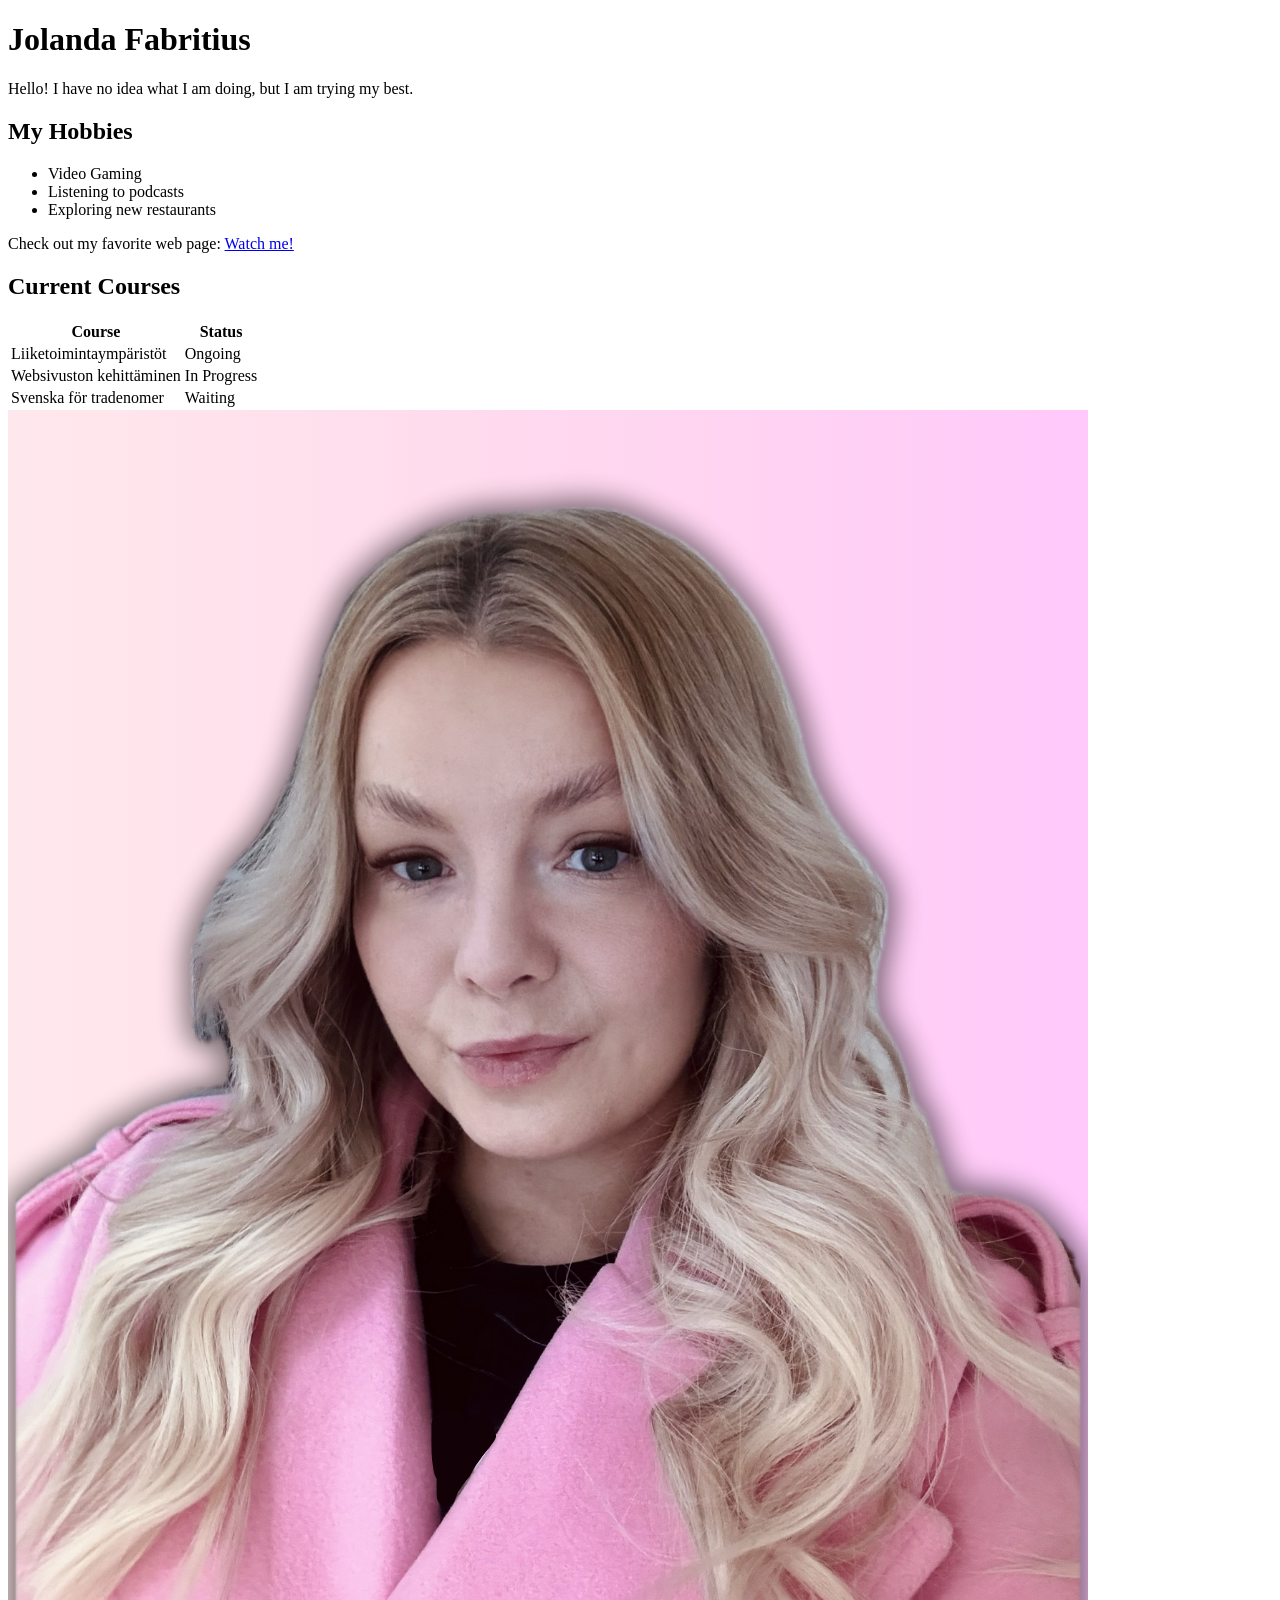
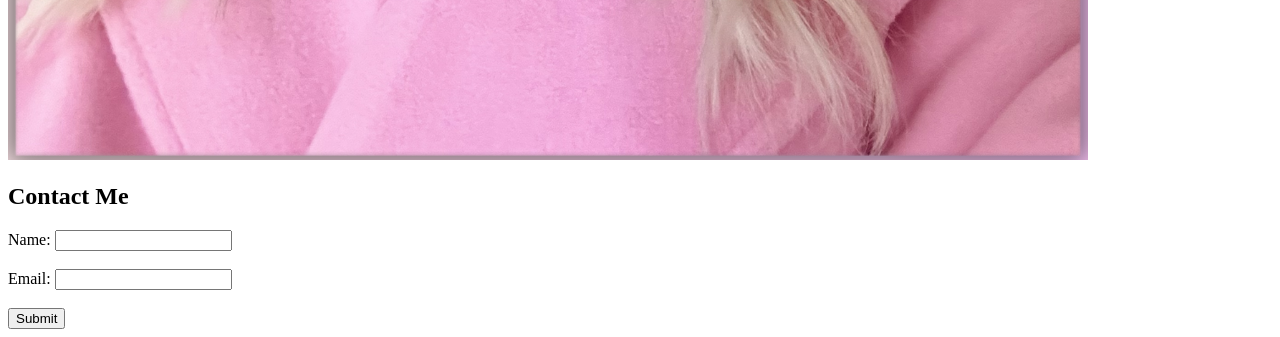
<file: WS01/index.html>
<!DOCTYPE html>
<html lang="en">
<head>
  <meta charset="UTF-8">
  <meta name="viewport" content="width=device-width, initial-scale=1.0">
  <title>About Me</title>
</head>
<body>
  <h1>Jolanda Fabritius</h1>
  <p>Hello! I have no idea what I am doing, but I am trying my best.</p>
  <h2>My Hobbies</h2>
  <ul>
    <li>Video Gaming</li>
    <li>Listening to podcasts</li>
    <li>Exploring new restaurants</li>
  </ul>
  <p>Check out my favorite web page: <a href="https://www.youtube.com/watch?v=E4WlUXrJgy4">Watch me!</a></p>
  <h2>Current Courses</h2>
  <table>
    <tr>
      <th>Course</th>
      <th>Status</th>
    </tr>
    <tr>
      <td>Liiketoimintaympäristöt</td>
      <td>Ongoing</td>
    </tr>
    <tr>
      <td>Websivuston kehittäminen</td>
      <td>In Progress</td>
    </tr>
    <tr>
      <td>Svenska för tradenomer</td>
      <td>Waiting</td>
    </tr>
  </table>
  <img src="../kuva.png" alt="This is my CV picture">
  <h2>Contact Me</h2>
  <form>
    <label for="name">Name:</label>
    <input type="text" id="name" name="name"><br><br>
    <label for="email">Email:</label>
    <input type="email" id="email" name="email"><br><br>
    <input type="submit" value="Submit">
  </form>
</body>
</html>
</file>
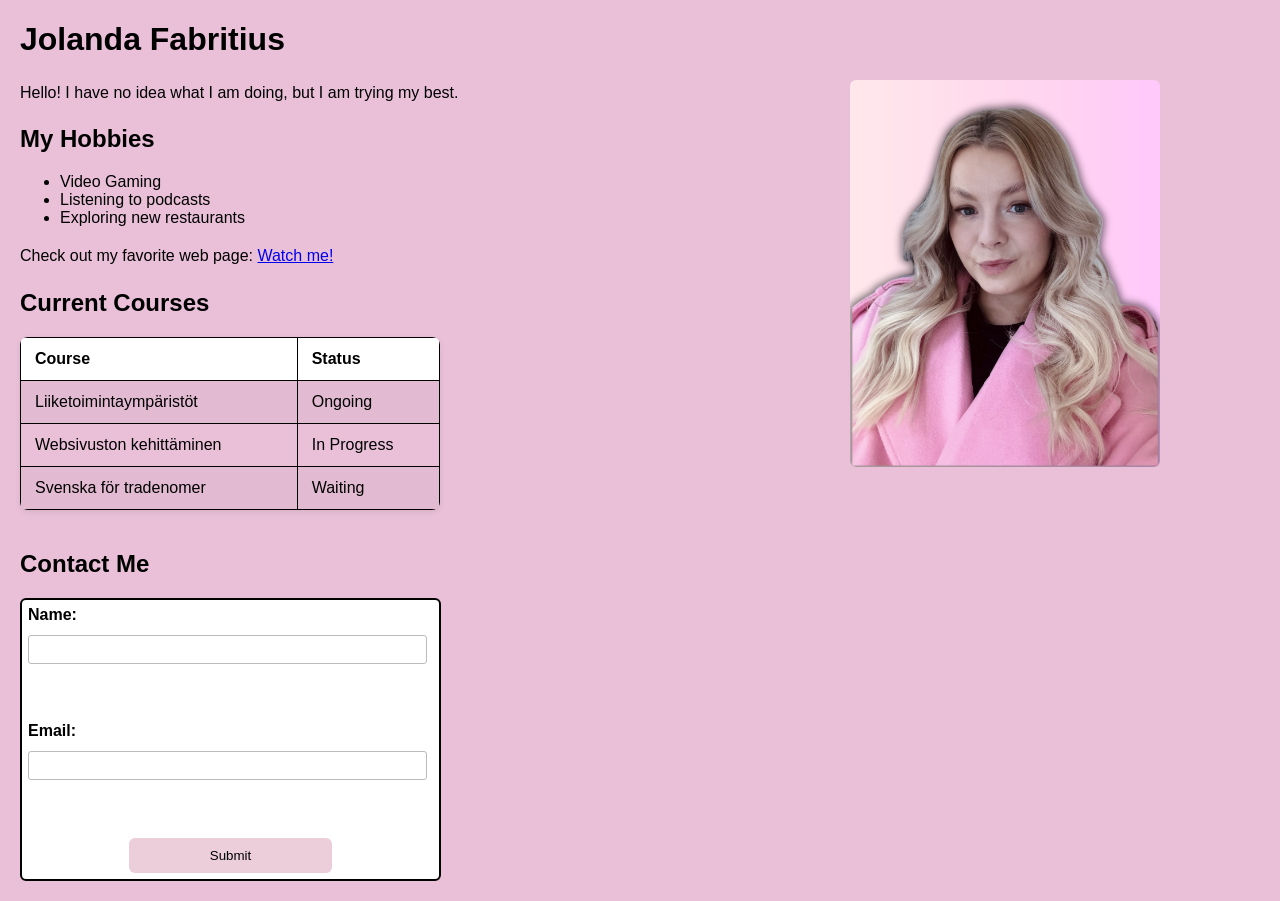
<file: WS02/index.html>
<!DOCTYPE html>
<html lang="en">
<head>
  <meta charset="UTF-8">
  <meta name="viewport" content="width=device-width, initial-scale=1.0">
  <title>About Me</title>
  <link rel="stylesheet" href="styles.css">
  <style>
    body {
      background-color: #e9c0d8;
      color: #000000;
      margin: 20px;
      font-family: Arial, sans-serif;
    }
    p {
      font-size: 1rem;
      line-height: 1.6;
    }
    h2 {
      color: #000000;
    }
    .contact-heading {
      margin-top: 40px;
    }
    table {
      width: 100%;
      max-width: 420px;
      border-collapse: collapse;
      margin-bottom: 20px;
      margin-left: 0;
      box-shadow: 0 2px 6px rgba(0, 0, 0, 0.08);
      border-radius: 8px;
      overflow: hidden;
    }
    th,
    td {
      border: 1px solid #000000;
      padding: 12px 14px;
      text-align: left;
    }
    th {
      background-color: #ffffff;
      font-weight: 700;
    }
    tr:nth-child(even) {
      background-color: rgba(0, 0, 0, 0.03);
    }
    tr:hover {
      background-color: rgba(0, 0, 0, 0.06);
    }
    form {
      background-color: #ffffff;
      padding: 6px;
      border: 2px solid #000000;
      border-radius: 6px;
      max-width: 405px;
      margin-top: 18px;
      display: flex;
      flex-direction: column;
      gap: 5px;
    }
  </style>
</head>
<body>
  <h1 style="color: #000000;">Jolanda Fabritius</h1>
  <img class="top-right" src="../kuva.png" alt="This is my CV picture">
  <p>Hello! I have no idea what I am doing, but I am trying my best.</p>
  <h2>My Hobbies</h2>
  <ul>
    <li>Video Gaming</li>
    <li>Listening to podcasts</li>
    <li>Exploring new restaurants</li>
  </ul>
  <p>Check out my favorite web page: <a href="https://www.youtube.com/watch?v=E4WlUXrJgy4">Watch me!</a></p>
  <h2>Current Courses</h2>
  <table>
    <tr>
      <th>Course</th>
      <th>Status</th>
    </tr>
    <tr>
      <td>Liiketoimintaympäristöt</td>
      <td>Ongoing</td>
    </tr>
    <tr>
      <td>Websivuston kehittäminen</td>
      <td>In Progress</td>
    </tr>
    <tr>
      <td>Svenska för tradenomer</td>
      <td>Waiting</td>
    </tr>
  </table>
  <h2 class="contact-heading">Contact Me</h2>
  <form>
    <label for="name">Name:</label>
    <input type="text" id="name" name="name"><br><br>
    <label for="email">Email:</label>
    <input type="email" id="email" name="email"><br><br>
    <input type="submit" value="Submit">
  </form>
</body>
</html>
</file>
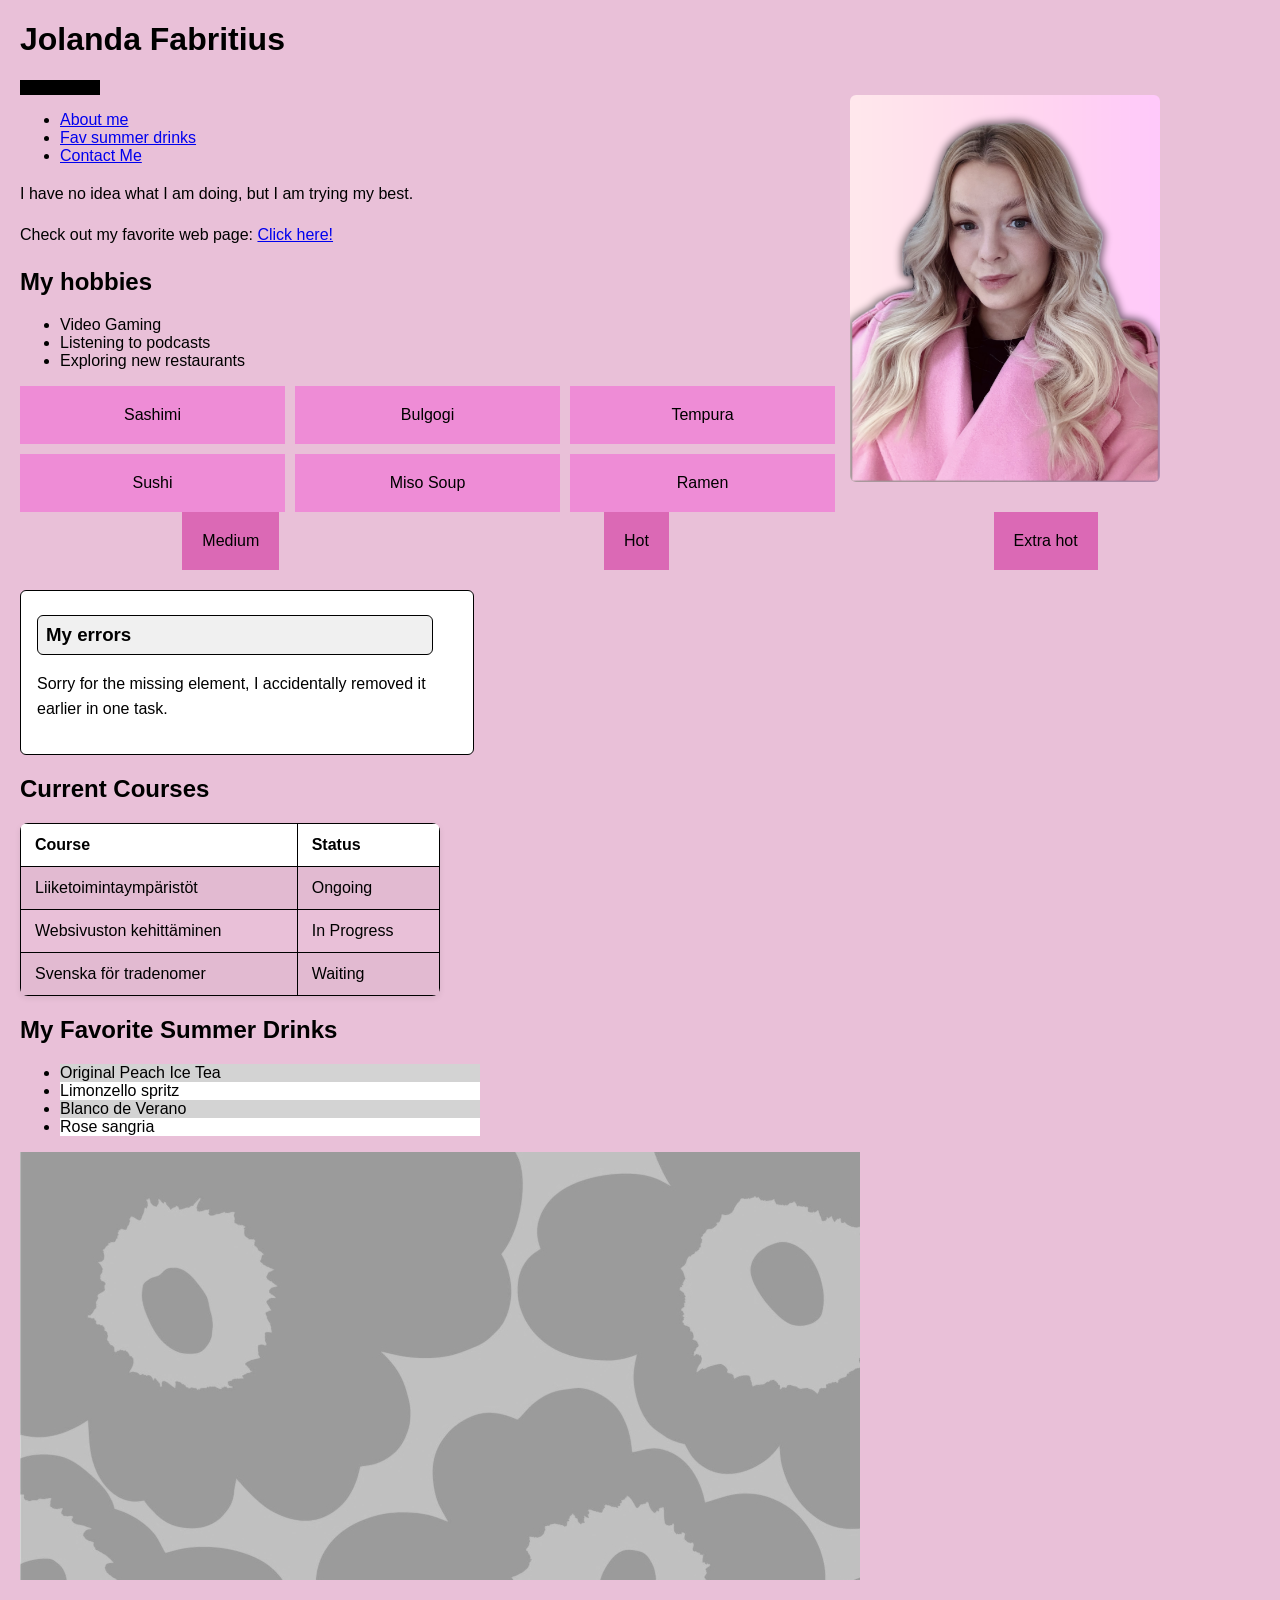
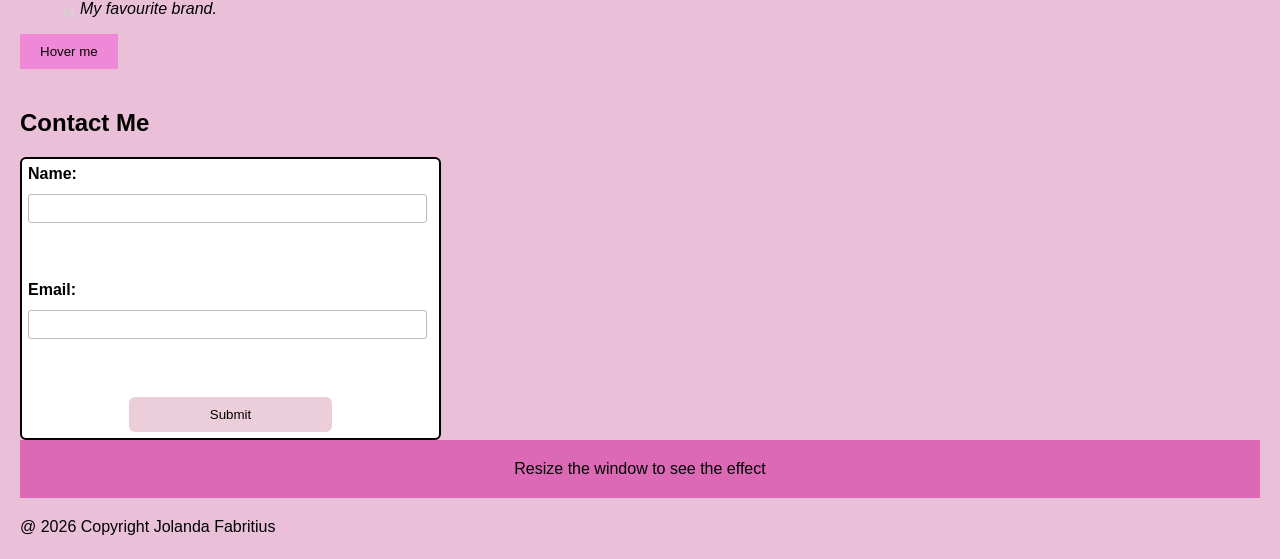
<file: WS04/index.html>
<!DOCTYPE html>
<html lang="en">
<head>
  <meta charset="UTF-8">
  <meta name="viewport" content="width=device-width, initial-scale=1.0">
  <title>About Me</title>
  <link rel="stylesheet" href="styles.css">
  <style>
    body {
      background-color: #e9c0d8;
      color: #000000;
      margin: 20px;
      font-family: Arial, sans-serif;
    }
    p {
      font-size: 1rem;
      line-height: 1.6;
    }
    h2 {
      color: #000000;
    }
    .contact-heading {
      margin-top: 40px;
    }
    table {
      width: 100%;
      max-width: 420px;
      border-collapse: collapse;
      margin-bottom: 20px;
      margin-left: 0;
      box-shadow: 0 2px 6px rgba(0, 0, 0, 0.08);
      border-radius: 8px;
      overflow: hidden;
    }
    th,
    td {
      border: 1px solid #000000;
      padding: 12px 14px;
      text-align: left;
    }
    th {
      background-color: #ffffff;
      font-weight: 700;
    }
    tr:nth-child(even) {
      background-color: rgba(0, 0, 0, 0.03);
    }
    tr:hover {
      background-color: rgba(0, 0, 0, 0.06);
    }
    form {
      background-color: #ffffff;
      padding: 6px;
      border: 2px solid #000000;
      border-radius: 6px;
      max-width: 405px;
      margin-top: 18px;
      display: flex;
      flex-direction: column;
      gap: 5px;
    }
  </style>
</head>
<body>
  <header>
  <h1 style="color: #000000;">Jolanda Fabritius</h1>
  <div class="animation-box"></div>
  <img class="top-right" src="../kuva.png" alt="This is my CV picture">
  <nav>
    <ul>
      <li><a href="#About">About me</a></li>
      <li><a href="#Favourites">Fav summer drinks</a></li>
      <li><a href="#Contact">Contact Me</a></li>
    </ul>
  </nav>
</header>
<p>I have no idea what I am doing, but I am trying my best.</p>
     <p>Check out my favorite web page: <a href="https://www.youtube.com/watch?v=E4WlUXrJgy4">Click here!</a></p>
<main>
  <section id="About">
    <h2>My hobbies</h2>
     <ul>   
    <li>Video Gaming</li>
    <li>Listening to podcasts</li>
    <li>Exploring new restaurants</li>
  </ul>
  </section>
</main>
<div class="grid-container">
  <div class="grid-item">Sashimi</div>
  <div class="grid-item">Bulgogi</div>
  <div class="grid-item">Tempura</div>
  <div class="grid-item">Sushi</div>
  <div class="grid-item">Miso Soup</div>
  <div class="grid-item">Ramen</div>
</div>
<div class="flex-container">
  <div class="box">Medium</div>
  <div class="box">Hot</div>
  <div class="box">Extra hot</div>
</div>
  <div class="content-box">
  <h3>My errors</h3>
  <p>Sorry for the missing element, I accidentally removed it earlier in one task.</p>
</div>
  <h2>Current Courses</h2>
  <table>
    <tr>
      <th>Course</th>
      <th>Status</th>
    </tr>
    <tr>
      <td>Liiketoimintaympäristöt</td>
      <td>Ongoing</td>
    </tr>
    <tr>
      <td>Websivuston kehittäminen</td>
      <td>In Progress</td>
    </tr>
    <tr>
      <td>Svenska för tradenomer</td>
      <td>Waiting</td>
    </tr>
  </table>
  <section id="Favourites">
  <h2>My Favorite Summer Drinks</h2>
  <ul class="pseudo-list">
        <li>Original Peach Ice Tea</li>
        <li>Limonzello spritz</li>
        <li>Blanco de Verano</li>
        <li>Rose sangria</li>
      </ul>
      </section>
      <img src="../image.JPG" alt="Sample Image" class="filter-image">
<blockquote class="quote">
    My favourite brand.
      </blockquote>
<button class="transition-button">Hover me</button>  
  <section id="Contact">
  <h2 class="contact-heading">Contact Me</h2>
  <form>
    <label for="name">Name:</label>
    <input type="text" id="name" name="name"><br><br>
    <label for="email">Email:</label>
    <input type="email" id="email" name="email"><br><br>
    <input type="submit" value="Submit">
  </form>
  </section>
<div class="responsive-box">Resize the window to see the effect</div>
<footer>
  <p>@ 2026 Copyright Jolanda Fabritius</p>
</footer>
</body>
</html>
</file>
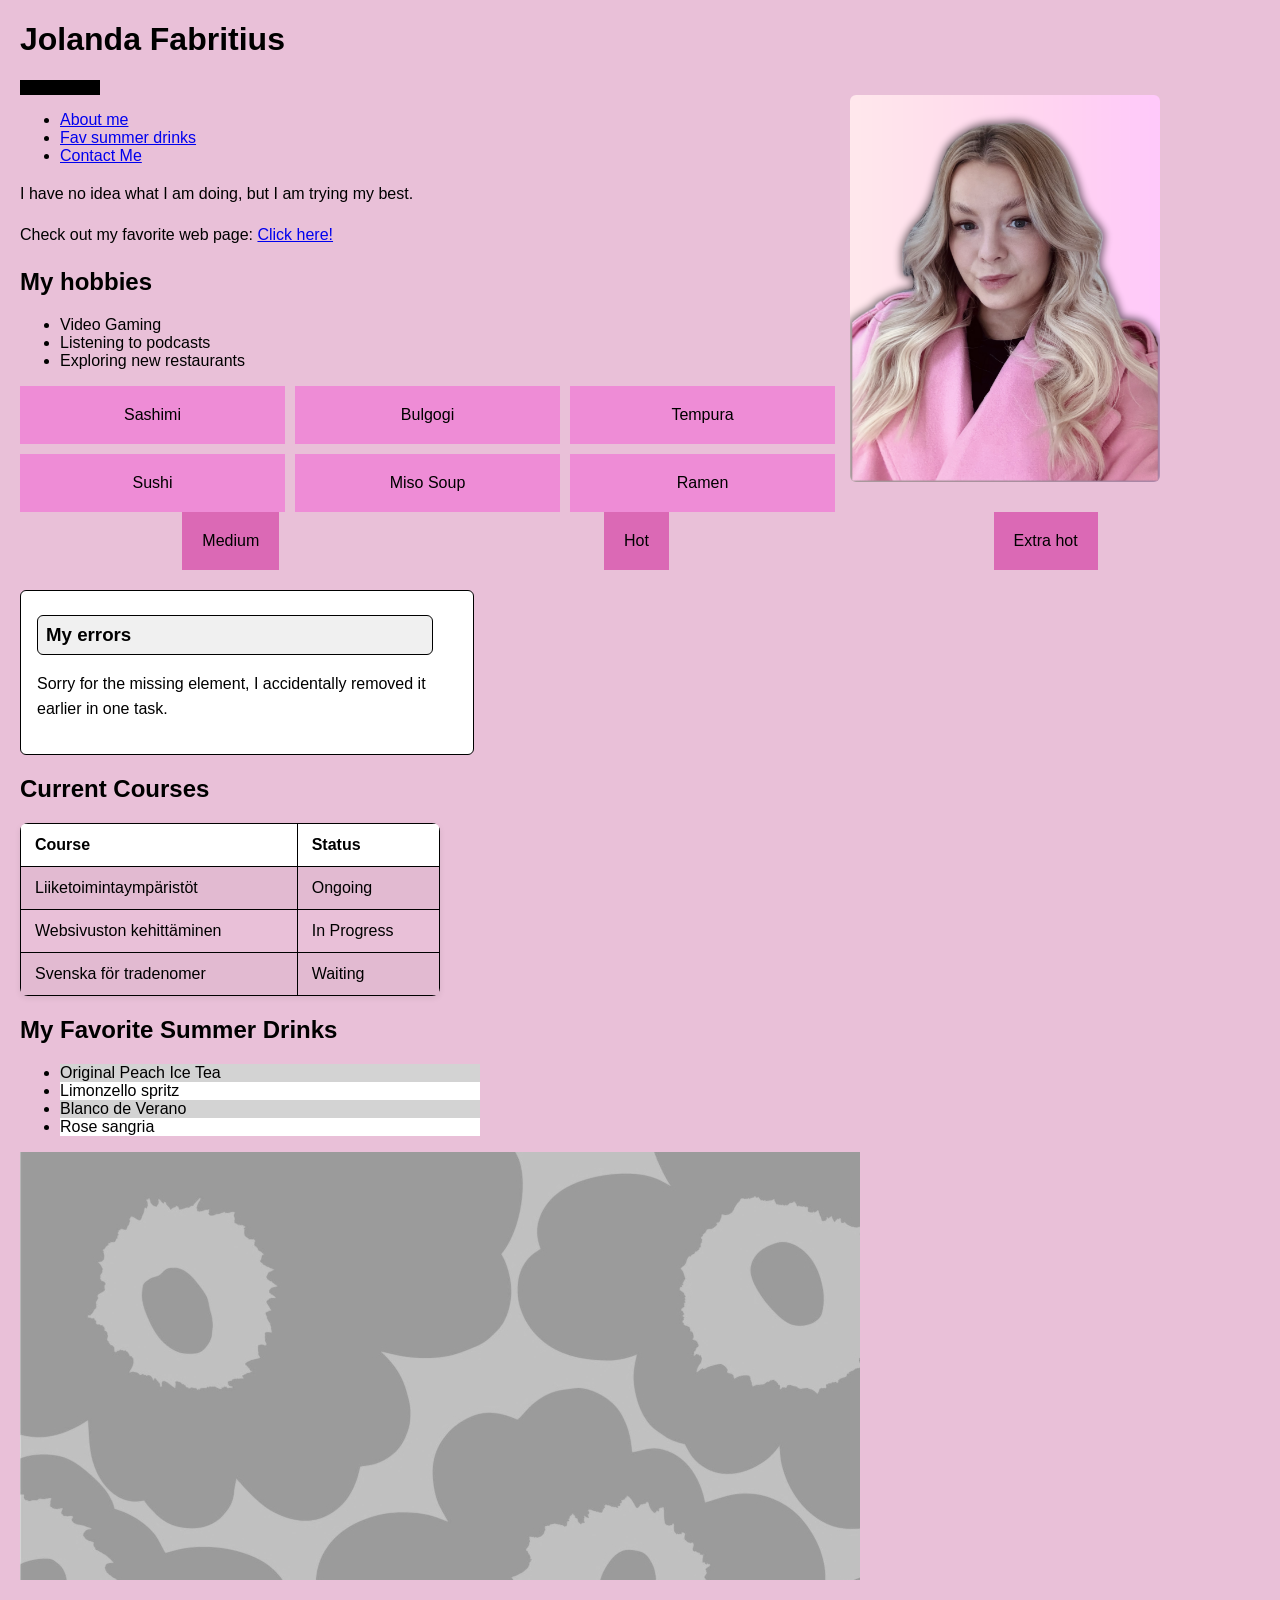
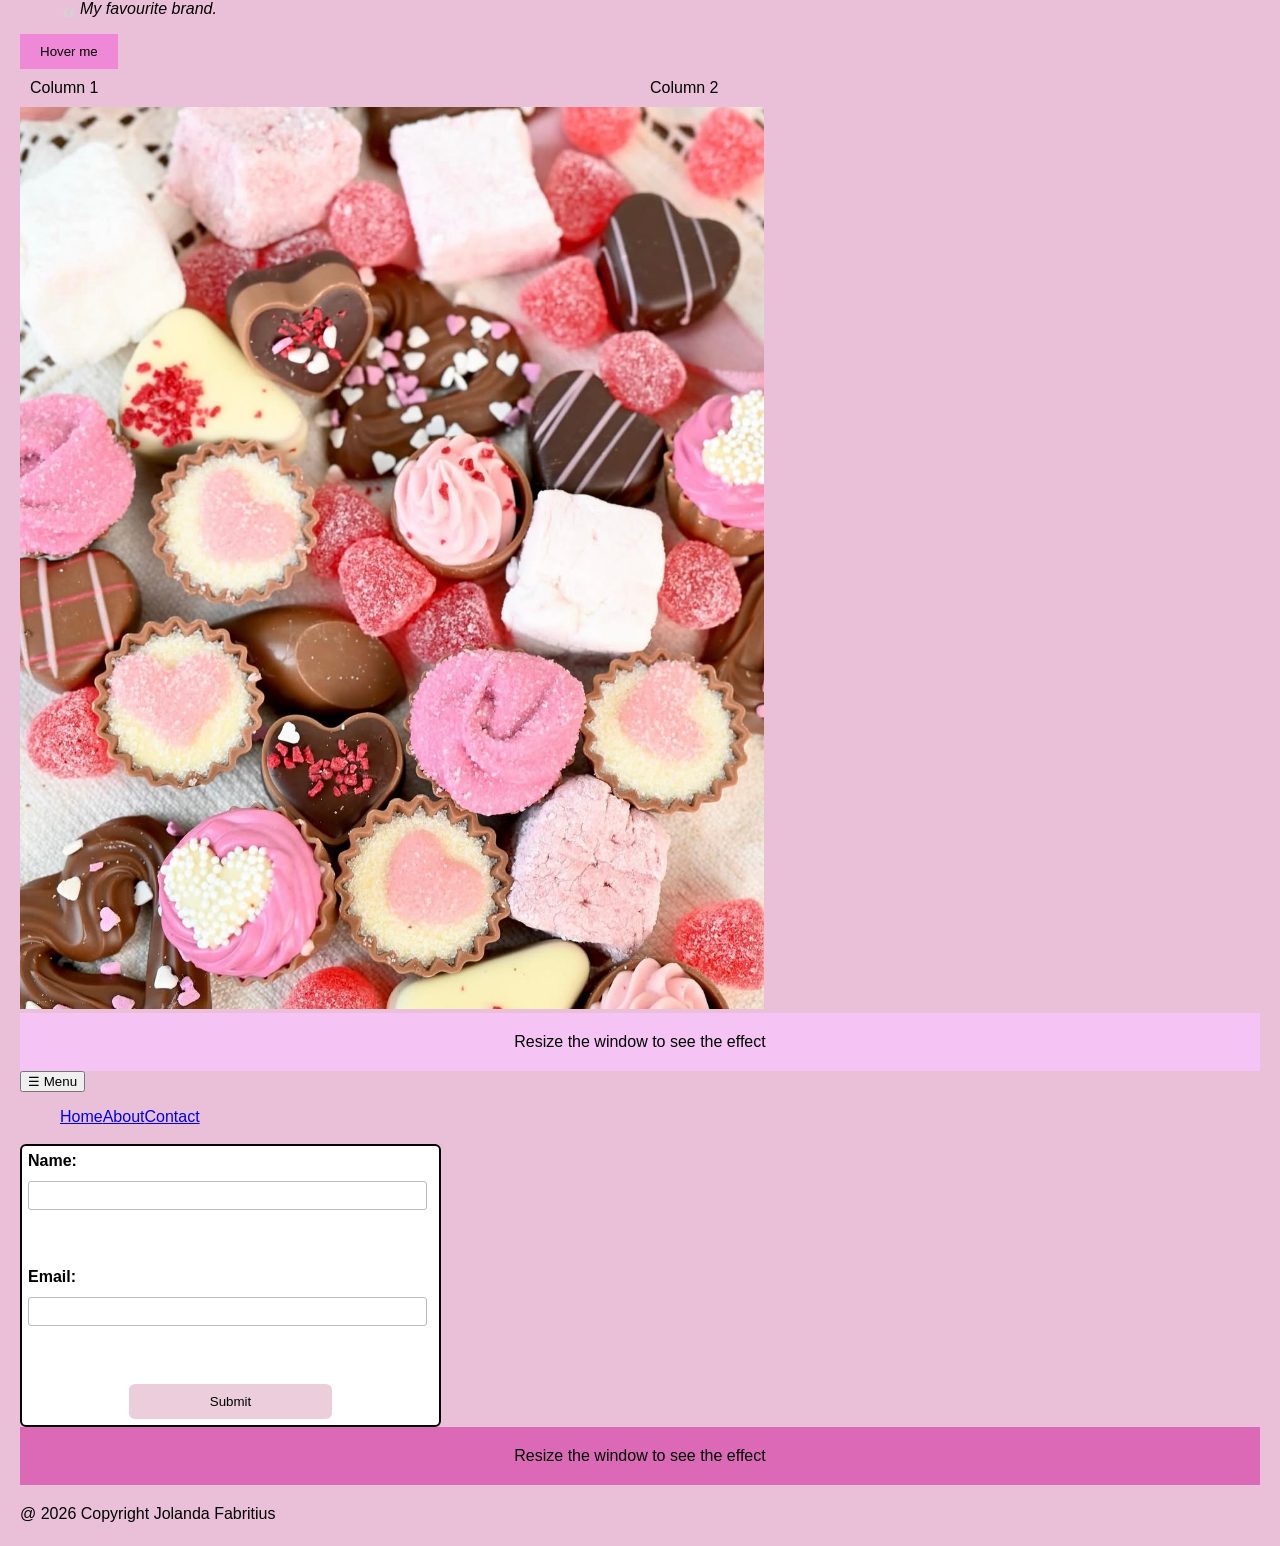
<file: WS05/index.html>
<!DOCTYPE html>
<html lang="en">
<head>
  <meta charset="UTF-8">
  <meta name="viewport" content="width=device-width, initial-scale=1.0">
  <title>About Me</title>
  <link rel="stylesheet" href="styles.css">
  <style>
    body {
      background-color: #e9c0d8;
      color: #000000;
      margin: 20px;
      font-family: Arial, sans-serif;
    }
    p {
      font-size: 1rem;
      line-height: 1.6;
    }
    h2 {
      color: #000000;
    }
    .contact-heading {
      margin-top: 40px;
    }
    table {
      width: 100%;
      max-width: 420px;
      border-collapse: collapse;
      margin-bottom: 20px;
      margin-left: 0;
      box-shadow: 0 2px 6px rgba(0, 0, 0, 0.08);
      border-radius: 8px;
      overflow: hidden;
    }
    th,
    td {
      border: 1px solid #000000;
      padding: 12px 14px;
      text-align: left;
    }
    th {
      background-color: #ffffff;
      font-weight: 700;
    }
    tr:nth-child(even) {
      background-color: rgba(0, 0, 0, 0.03);
    }
    tr:hover {
      background-color: rgba(0, 0, 0, 0.06);
    }
    form {
      background-color: #ffffff;
      padding: 6px;
      border: 2px solid #000000;
      border-radius: 6px;
      max-width: 405px;
      margin-top: 18px;
      display: flex;
      flex-direction: column;
      gap: 5px;
    }
  </style>
</head>
<body>
  <header>
  <h1 style="color: #000000;">Jolanda Fabritius</h1>
  <div class="animation-box"></div>
  <img class="top-right" src="../kuva.png" alt="This is my CV picture">
  <nav>
    <ul>
      <li><a href="#About">About me</a></li>
      <li><a href="#Favourites">Fav summer drinks</a></li>
      <li><a href="#Contact">Contact Me</a></li>
    </ul>
  </nav>
</header>
<p>I have no idea what I am doing, but I am trying my best.</p>
     <p>Check out my favorite web page: <a href="https://www.youtube.com/watch?v=E4WlUXrJgy4">Click here!</a></p>
<main>
  <section id="About">
    <h2>My hobbies</h2>
     <ul>   
    <li>Video Gaming</li>
    <li>Listening to podcasts</li>
    <li>Exploring new restaurants</li>
  </ul>
  </section>
</main>
<div class="grid-container">
  <div class="grid-item">Sashimi</div>
  <div class="grid-item">Bulgogi</div>
  <div class="grid-item">Tempura</div>
  <div class="grid-item">Sushi</div>
  <div class="grid-item">Miso Soup</div>
  <div class="grid-item">Ramen</div>
</div>
<div class="flex-container">
  <div class="box">Medium</div>
  <div class="box">Hot</div>
  <div class="box">Extra hot</div>
</div>
  <div class="content-box">
  <h3>My errors</h3>
  <p>Sorry for the missing element, I accidentally removed it earlier in one task.</p>
</div>
  <h2>Current Courses</h2>
  <table>
    <tr>
      <th>Course</th>
      <th>Status</th>
    </tr>
    <tr>
      <td>Liiketoimintaympäristöt</td>
      <td>Ongoing</td>
    </tr>
    <tr>
      <td>Websivuston kehittäminen</td>
      <td>In Progress</td>
    </tr>
    <tr>
      <td>Svenska för tradenomer</td>
      <td>Waiting</td>
    </tr>
  </table>
  <section id="Favourites">
  <h2>My Favorite Summer Drinks</h2>
  <ul class="pseudo-list">
        <li>Original Peach Ice Tea</li>
        <li>Limonzello spritz</li>
        <li>Blanco de Verano</li>
        <li>Rose sangria</li>
      </ul>
      </section>
      <img src="../image.JPG" alt="Sample Image" class="filter-image">
<blockquote class="quote">
    My favourite brand.
      </blockquote>
<button class="transition-button">Hover me</button>  
<div class="responsive-container">
      <div class="column">Column 1</div>
      <div class="column">Column 2</div>
    </div>
<img src="../sweets.jpg" alt="Responsive Image" class="responsive-image">
<div class="media-query-box">Resize the window to see the effect</div>
<nav class="responsive-nav">
      <button class="menu-toggle">☰ Menu</button>
      <ul class="nav-list">
        <li><a href="#">Home</a></li>
        <li><a href="#">About</a></li>
        <li><a href="#">Contact</a></li>
      </ul>
    </nav>
<form>
    <label for="name">Name:</label>
    <input type="text" id="name" name="name"><br><br>
    <label for="email">Email:</label>
    <input type="email" id="email" name="email"><br><br>
    <input type="submit" value="Submit">
  </form>
  </section>
<div class="responsive-box">Resize the window to see the effect</div>
<footer>
  <p>@ 2026 Copyright Jolanda Fabritius</p>
</footer>
</body>
</html>
</file>
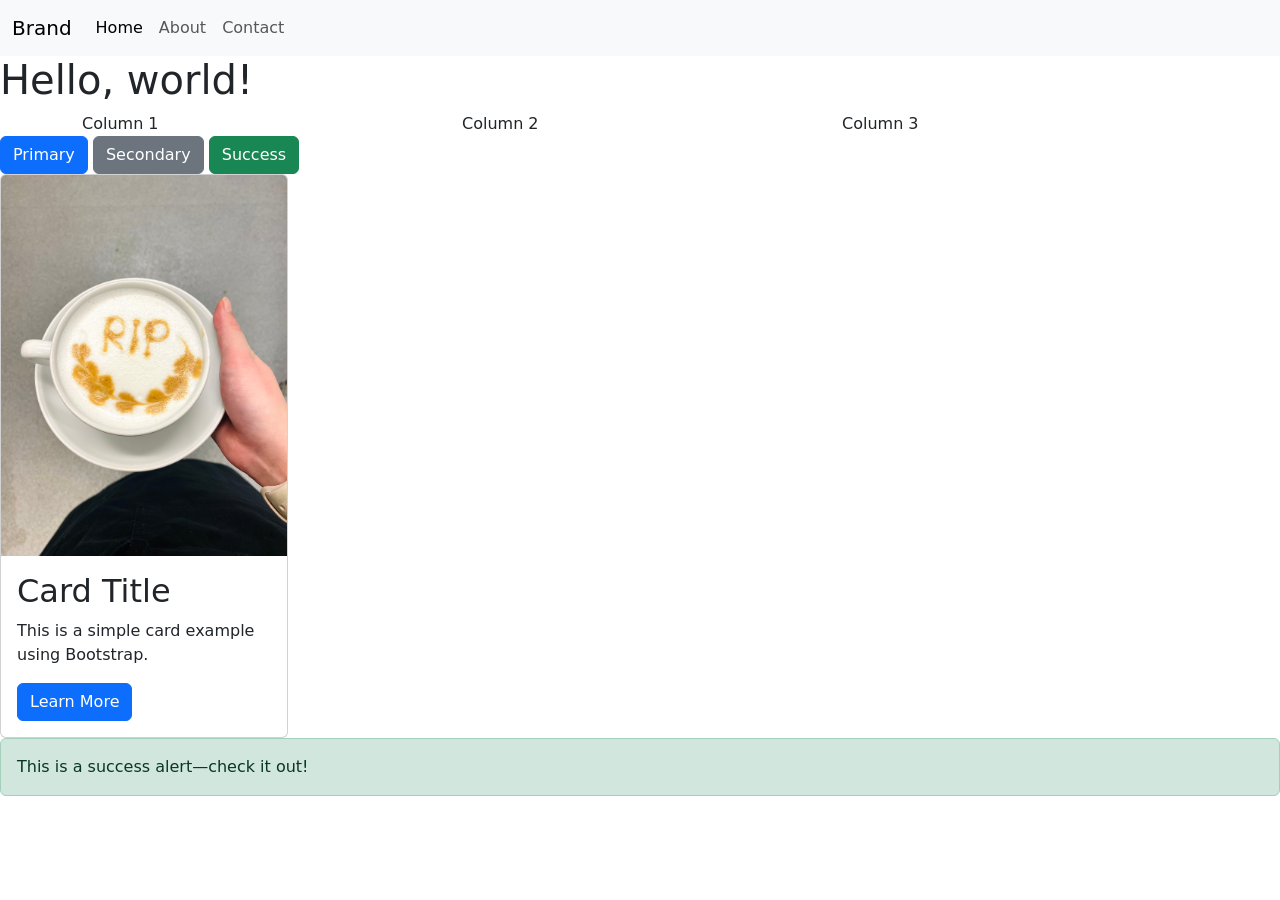
<file: WS06/index.html>
<!DOCTYPE html>
<html lang= "en">
  <head>
    <meta http-equiv="Content-Type" content="text/html; charset=utf-8">
    <meta name="viewport" content="width=device-width, initial-scale=1">
    <title> Bootstrap demo</title>
    <link href="https://cdn.jsdelivr.net/npm/bootstrap@5.3.8/dist/css/bootstrap.min.css" rel="stylesheet" integrity="sha384-sRIl4kxILFvY47J16cr9ZwB07vP4J8+LH7qKQnuqkuIAvNWLzeN8tE5YBujZqJLB" crossorigin="anonymous">
  </head>
  <body>
<nav class="navbar navbar-expand-lg navbar-light bg-light">
  <div class="container-fluid">
    <a class="navbar-brand" href="#">Brand</a>
    <button class="navbar-toggler" type="button" data-bs-toggle="collapse" data-bs-target="#navbarNav" aria-controls="navbarNav" aria-expanded="false" aria-label="Toggle navigation">
      <span class="navbar-toggler-icon"></span>
    </button>
    <div class="collapse navbar-collapse" id="navbarNav">
      <ul class="navbar-nav me-auto mb-2 mb-lg-0">
        <li class="nav-item"><a class="nav-link active" aria-current="page" href="#">Home</a></li>
        <li class="nav-item"><a class="nav-link" href="#">About</a></li>
        <li class="nav-item"><a class="nav-link" href="#">Contact</a></li>
      </ul>
    </div>
  </div>
</nav>
<h1>Hello, world!</h1>
<div class="container">
  <div class="row">
    <div class="col-md-4 col-12">Column 1</div>
    <div class="col-md-4 col-12">Column 2</div>
    <div class="col-md-4 col-12">Column 3</div>
  </div>
</div>
<button class="btn btn-primary">Primary</button>
<button class="btn btn-secondary">Secondary</button>
<button class="btn btn-success">Success</button>
<div class="card" style="width: 18rem;">
  <img src="rip.jpg" class="card-img-top" alt="Card Image">
  <div class="card-body">
    <h2 class="card-title">Card Title</h2>
    <p class="card-text">This is a simple card example using Bootstrap.</p>
    <a href="#" class="btn btn-primary">Learn More</a>
  </div>
</div>
<div class="alert alert-success" role="alert">
  This is a success alert—check it out!
</div>
<script src="https://cdn.jsdelivr.net/npm/bootstrap@5.3.8/dist/js/bootstrap.bundle.min.js" integrity="sha384-FKyoEForCGlyvwx9Hj09JcYn3nv7wiPVlz7YYwJrWVcXK/BmnVDxM+D2scQbITxI" crossorigin="anonymous"></script>
  </body>
</html>
</file>
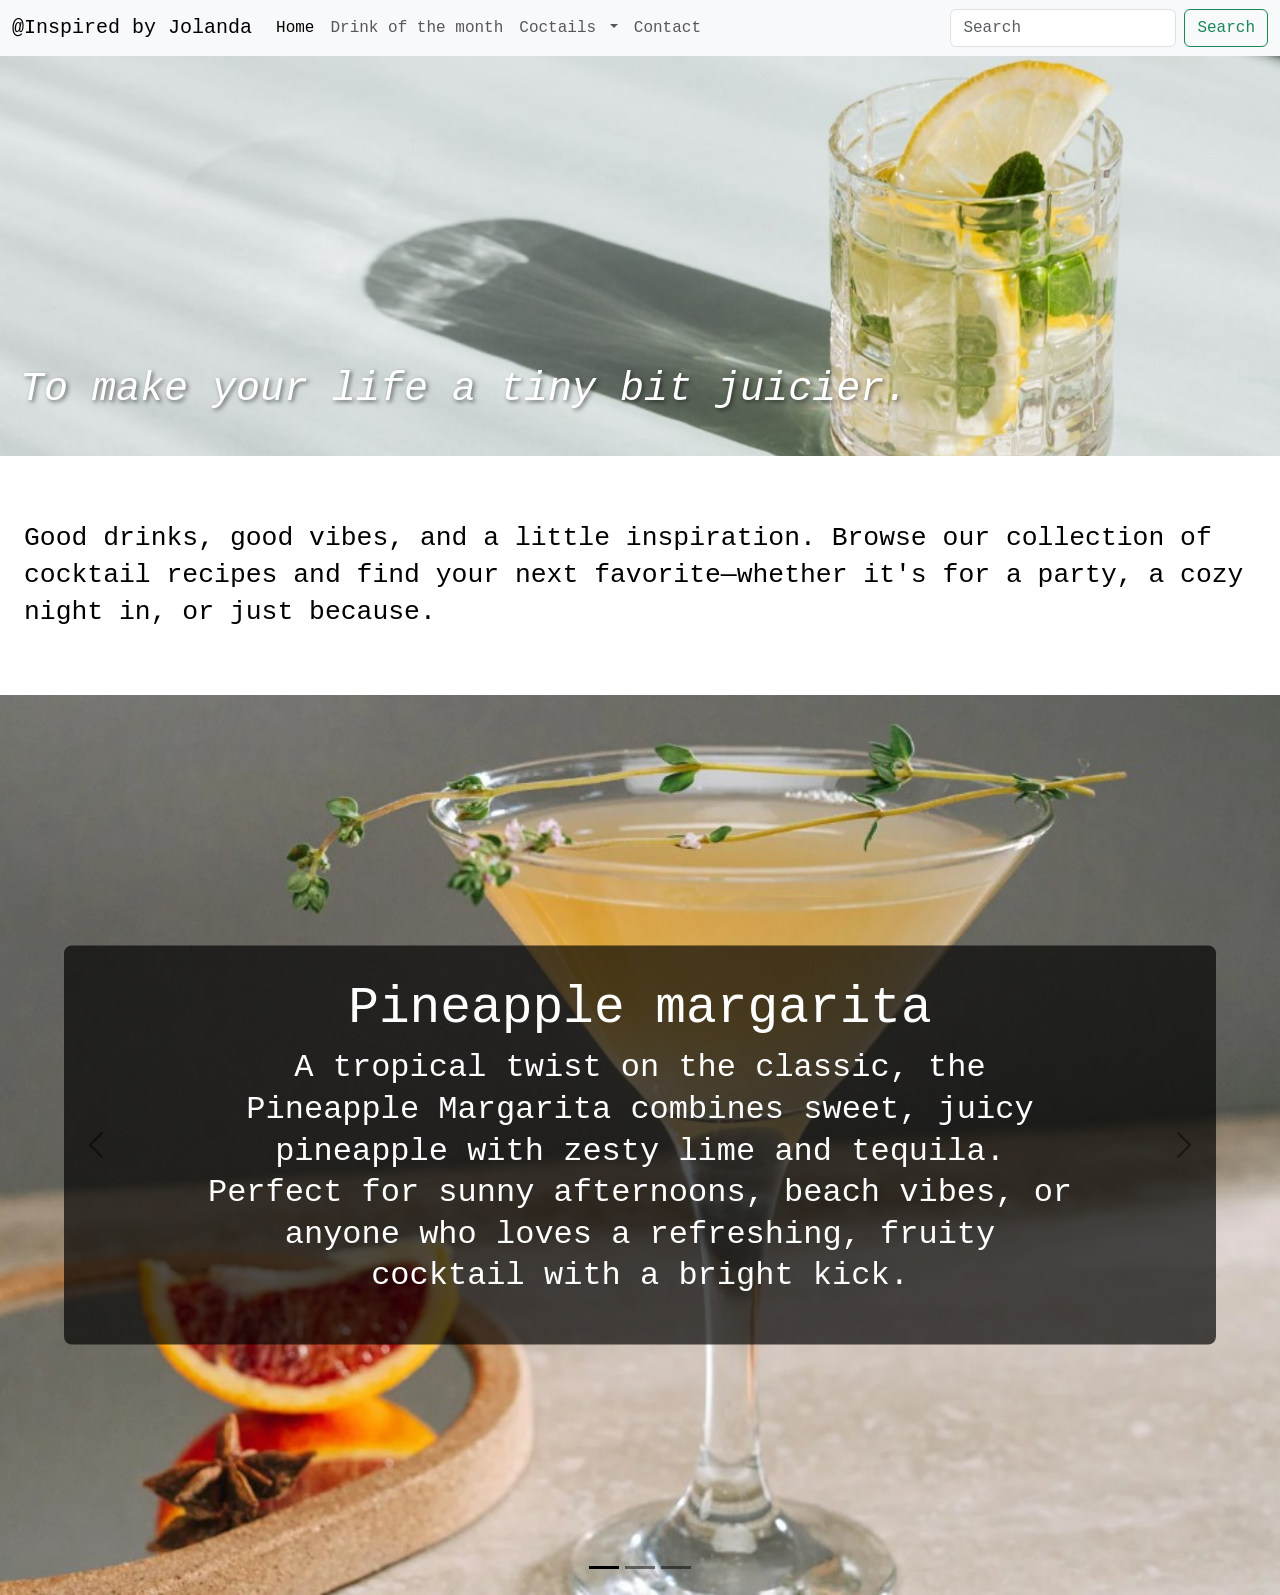
<file: Projektityö/Frontpage/index.html>
<!DOCTYPE html>
<html lang= "en">
  <head>
    <meta http-equiv="Content-Type" content="text/html; charset=utf-8">
    <meta name="viewport" content="width=device-width, initial-scale=1">
    <title> Bootstrap demo</title>
    <link href="https://cdn.jsdelivr.net/npm/bootstrap@5.3.8/dist/css/bootstrap.min.css" rel="stylesheet" integrity="sha384-sRIl4kxILFvY47J16cr9ZwB07vP4J8+LH7qKQnuqkuIAvNWLzeN8tE5YBujZqJLB" crossorigin="anonymous">
    <link rel="stylesheet" href="styles.css">
  </head>
  <body>
<nav class="navbar navbar-expand-lg navbar-light bg-light">
  <div class="container-fluid">
    <a class="navbar-brand" href="#">@Inspired by Jolanda</a>
    <button class="navbar-toggler" type="button" data-bs-toggle="collapse" data-bs-target="#navbarSupportedContent" aria-controls="navbarSupportedContent" aria-expanded="false" aria-label="Toggle navigation">
      <span class="navbar-toggler-icon"></span>
    </button>
    <div class="collapse navbar-collapse" id="navbarSupportedContent">
      <ul class="navbar-nav me-auto mb-2 mb-lg-0">
        <li class="nav-item">
          <a class="nav-link active" aria-current="page" href="#">Home</a>
        </li>
        <li class="nav-item">
          <a class="nav-link" href="#">Drink of the month</a>
        </li>
        <li class="nav-item dropdown">
          <a class="nav-link dropdown-toggle" href="#" id="navbarDropdown" role="button" data-bs-toggle="dropdown" aria-expanded="false">
            Coctails
          </a>
          <ul class="dropdown-menu" aria-labelledby="navbarDropdown">
            <li><a class="dropdown-item" href="#">Negroni</a></li>
            <li><a class="dropdown-item" href="#">Rhubarb Spritz</a></li>
          </ul>
        </li>
        <li class="nav-item">
          <a class="nav-link" href="#">Contact</a>
        </li>
      </ul>
      <form class="d-flex">
        <input class="form-control me-2" type="search" placeholder="Search" aria-label="Search">
        <button class="btn btn-outline-success" type="submit">Search</button>
      </form>
    </div>
  </div>
</nav>
<div class="banner">
<p class="fst-italic">To make your life a tiny bit juicier.</p>
</div>
<h4>Good drinks, good vibes, and a little inspiration. Browse our collection of cocktail recipes and find your next favorite—whether it's for a party, a cozy night in, or just because.</h4>
<div id="carouselExampleDark" class="carousel carousel-dark slide" data-bs-ride="carousel">
  <div class="carousel-indicators">
    <button type="button" data-bs-target="#carouselExampleDark" data-bs-slide-to="0" class="active" aria-current="true" aria-label="Slide 1"></button>
    <button type="button" data-bs-target="#carouselExampleDark" data-bs-slide-to="1" aria-label="Slide 2"></button>
    <button type="button" data-bs-target="#carouselExampleDark" data-bs-slide-to="2" aria-label="Slide 3"></button>
  </div>
  <div class="carousel-inner">
    <div class="carousel-item active" data-bs-interval="10000">
      <img src="./drink8.jpg" class="d-block w-100" alt="...">
      <div class="carousel-caption">
        <h5>Pineapple margarita</h5>
        <p>A tropical twist on the classic, the Pineapple Margarita combines sweet, juicy pineapple with zesty lime and tequila. Perfect for sunny afternoons, beach vibes, or anyone who loves a refreshing, fruity cocktail with a bright kick.</p>
      </div>
    </div>
    <div class="carousel-item" data-bs-interval="2000">
      <img src="./drink3.jpg" class="d-block w-100" alt="...">
      <div class="carousel-caption">
        <h5>Rhubarb spritz</h5>
        <p>Light, crisp, and slightly tart, the Rhubarb Spritz is ideal for spring and summer gatherings. With its delicate sweetness and bubbly finish, it’s perfect for brunches, garden parties, or anyone who prefers a fresh and elegant aperitif.</p>
      </div>
    </div>
    <div class="carousel-item">
      <img src="./drink2.jpg" class="d-block w-100" alt="...">
      <div class="carousel-caption">
        <h5>Negroni</h5>
        <p>Bold, bitter, and beautifully balanced, the Negroni is a timeless classic. Best suited for relaxed evenings or pre-dinner sipping, it’s the go-to choice for those who appreciate complex flavors and a sophisticated cocktail experience.</p>
      </div>
    </div>
  </div>
  <button class="carousel-control-prev" type="button" data-bs-target="#carouselExampleDark" data-bs-slide="prev">
    <span class="carousel-control-prev-icon" aria-hidden="true"></span>
    <span class="visually-hidden">Previous</span>
  </button>
  <button class="carousel-control-next" type="button" data-bs-target="#carouselExampleDark" data-bs-slide="next">
    <span class="carousel-control-next-icon" aria-hidden="true"></span>
    <span class="visually-hidden">Next</span>
  </button>
</div>
<script src="https://cdn.jsdelivr.net/npm/bootstrap@5.3.8/dist/js/bootstrap.bundle.min.js" integrity="sha384-FKyoEForCGlyvwx9Hj09JcYn3nv7wiPVlz7YYwJrWVcXK/BmnVDxM+D2scQbITxI" crossorigin="anonymous"></script>
  </body>
</html>
</file>
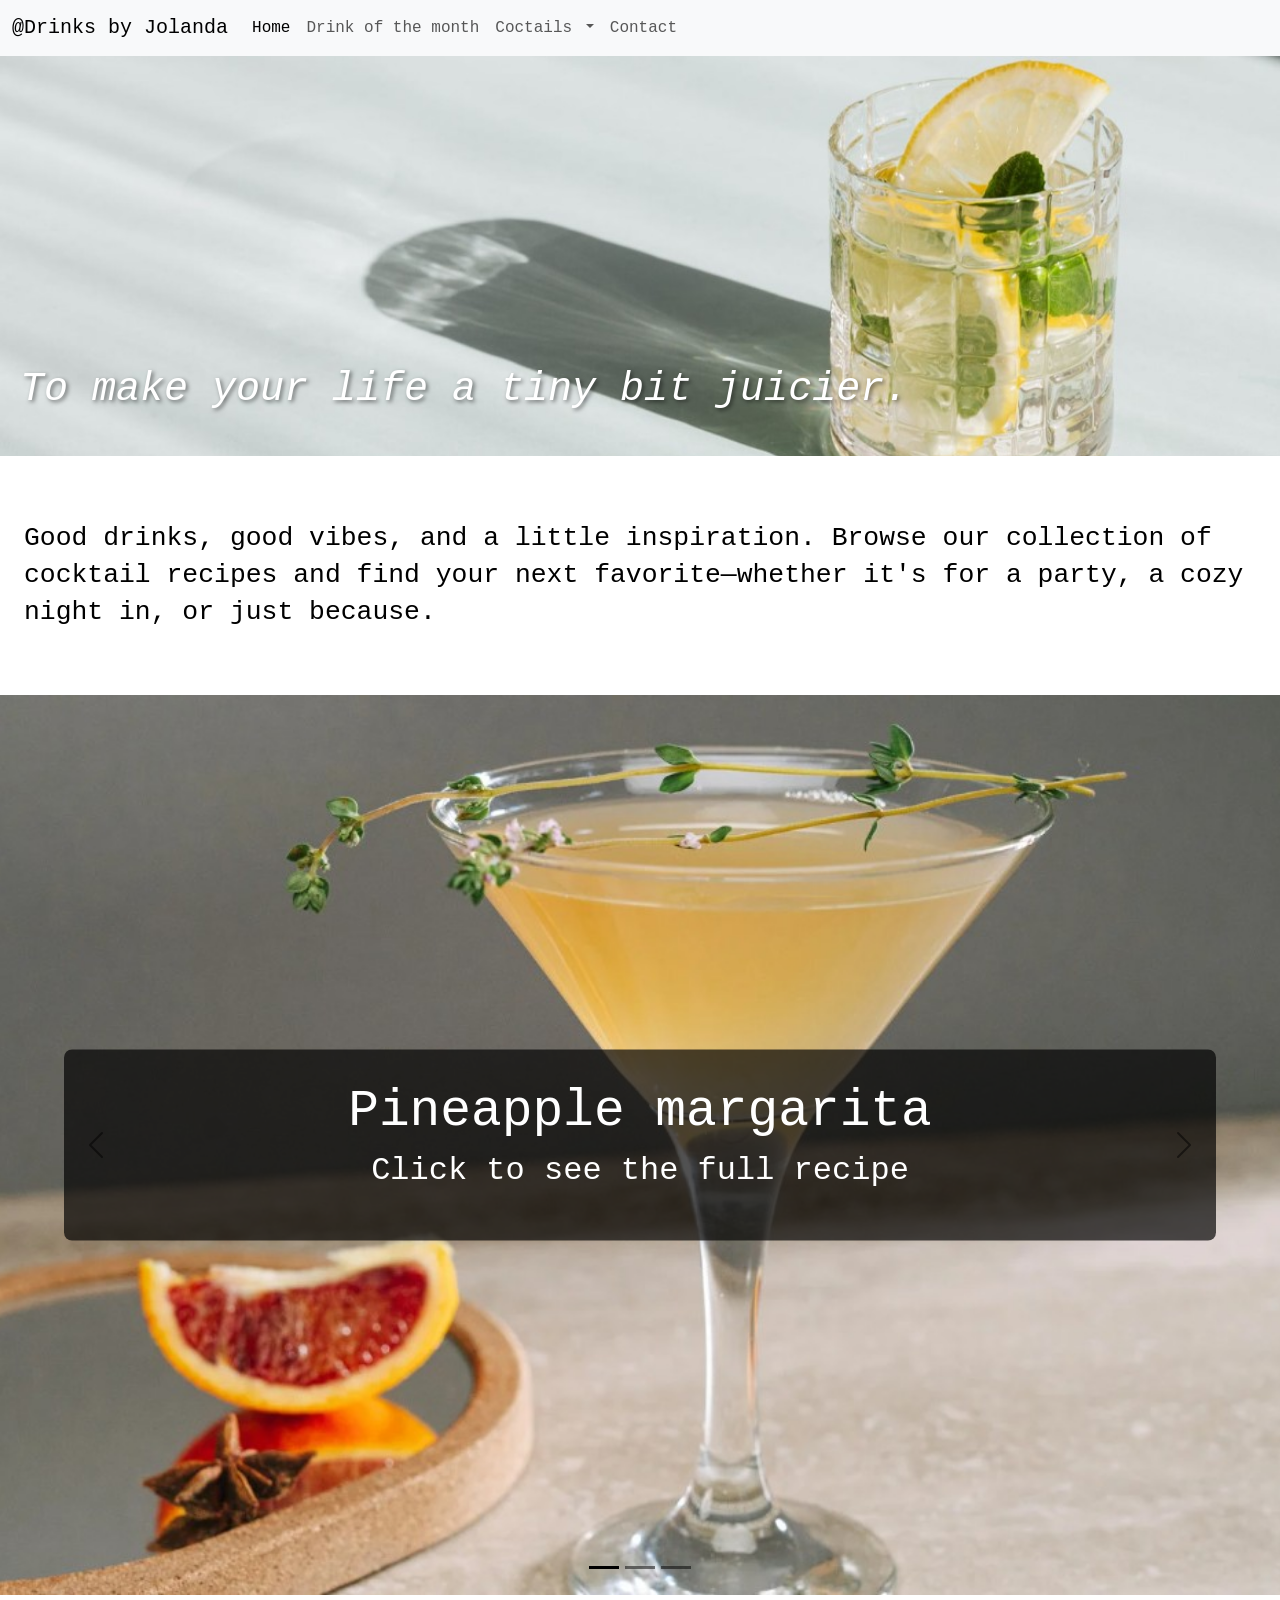
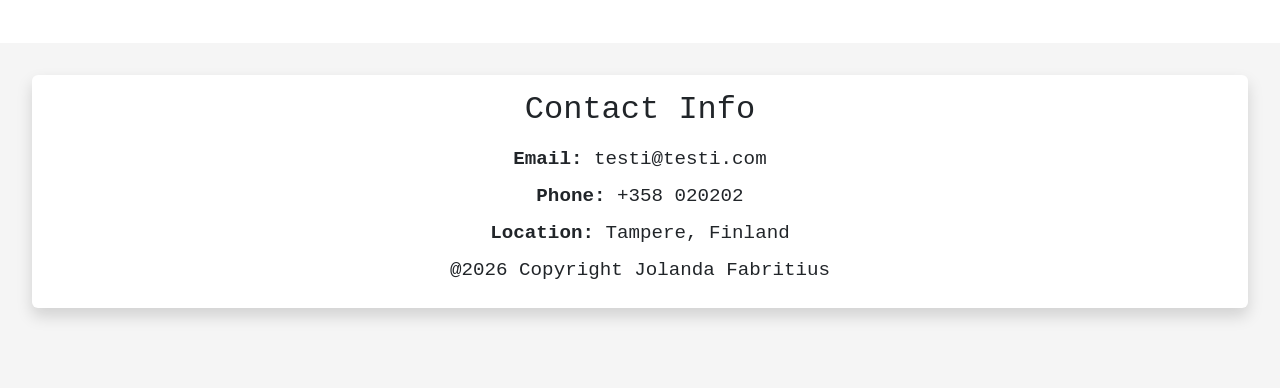
<file: website/Home/index.html>
<!DOCTYPE html>
<html lang= "en">
  <head>
    <meta http-equiv="Content-Type" content="text/html; charset=utf-8">
    <meta name="viewport" content="width=device-width, initial-scale=1">
    <title>Drinks by Jolanda</title>
    <link href="https://cdn.jsdelivr.net/npm/bootstrap@5.3.8/dist/css/bootstrap.min.css" rel="stylesheet" integrity="sha384-sRIl4kxILFvY47J16cr9ZwB07vP4J8+LH7qKQnuqkuIAvNWLzeN8tE5YBujZqJLB" crossorigin="anonymous">
    <link rel="stylesheet" href="styles.css">
  </head>
  <body>
<nav class="navbar navbar-expand-lg navbar-light bg-light">
  <div class="container-fluid">
    <a class="navbar-brand" href="#">@Drinks by Jolanda</a>
    <button class="navbar-toggler" type="button" data-bs-toggle="collapse" data-bs-target="#navbarSupportedContent" aria-controls="navbarSupportedContent" aria-expanded="false" aria-label="Toggle navigation">
      <span class="navbar-toggler-icon"></span>
    </button>
    <div class="collapse navbar-collapse" id="navbarSupportedContent">
      <ul class="navbar-nav me-auto mb-2 mb-lg-0">
        <li class="nav-item">
          <a class="nav-link active" aria-current="page" href="index.html">Home</a>
        </li>
        <li class="nav-item">
          <a class="nav-link" href="Drinkofthemonth.html">Drink of the month</a>
        </li>
        <li class="nav-item dropdown">
          <a class="nav-link dropdown-toggle" href="#" id="navbarDropdown" role="button" data-bs-toggle="dropdown" aria-expanded="false">
            Coctails
          </a>
          <ul class="dropdown-menu" aria-labelledby="navbarDropdown">
            <li><a class="dropdown-item" href="Negroni.html">Negroni</a></li>
            <li><a class="dropdown-item" href="Rhubarbspritz.html">Rhubarb Spritz</a></li>
          </ul>
        </li>
        <li class="nav-item">
          <a class="nav-link" href="Contact.html">Contact</a>
        </li>
      </ul>
    </div>
  </div>
</nav>
<div class="banner">
<p class="fst-italic">To make your life a tiny bit juicier.</p>
</div>
<h1>Good drinks, good vibes, and a little inspiration. Browse our collection of cocktail recipes and find your next favorite—whether it's for a party, a cozy night in, or just because.</h1>
<div id="carouselExampleDark" class="carousel carousel-dark slide" data-bs-ride="carousel">
  <div class="carousel-indicators">
    <button type="button" data-bs-target="#carouselExampleDark" data-bs-slide-to="0" class="active" aria-current="true" aria-label="Slide 1"></button>
    <button type="button" data-bs-target="#carouselExampleDark" data-bs-slide-to="1" aria-label="Slide 2"></button>
    <button type="button" data-bs-target="#carouselExampleDark" data-bs-slide-to="2" aria-label="Slide 3"></button>
  </div>
  <div class="carousel-inner">
<div class="carousel-item active">
  <img src="./drink8.jpg" class="d-block w-100" alt="...">

  <div class="carousel-caption">
    <h2>
      <a href="Drinkofthemonth.html" class="carousel-link">
        Pineapple margarita
      </a>
    </h2>
    <p>Click to see the full recipe</p>
  </div>
</div>
<div class="carousel-item">
  <img src="./drink.jpg" class="d-block w-100" alt="...">

  <div class="carousel-caption">
    <h2>
      <a href="Rhubarbspritz.html" class="carousel-link">
        Rhubarb spritz
      </a>
    </h2>
    <p>Click to see the full recipe</p>
  </div>
</div>
<div class="carousel-item">
  <img src="./drink2.jpg" class="d-block w-100" alt="...">

  <div class="carousel-caption">
    <h2>
      <a href="Negroni.html" class="carousel-link">
        Negroni
      </a>
    </h2>
    <p>Click to see the full recipe</p>
  </div>
</div>
  </div>
  <button class="carousel-control-prev" type="button" data-bs-target="#carouselExampleDark" data-bs-slide="prev">
    <span class="carousel-control-prev-icon" aria-hidden="true"></span>
    <span class="visually-hidden">Previous</span>
  </button>
  <button class="carousel-control-next" type="button" data-bs-target="#carouselExampleDark" data-bs-slide="next">
    <span class="carousel-control-next-icon" aria-hidden="true"></span>
    <span class="visually-hidden">Next</span>
  </button>
</div>
<script src="https://cdn.jsdelivr.net/npm/bootstrap@5.3.8/dist/js/bootstrap.bundle.min.js" integrity="sha384-FKyoEForCGlyvwx9Hj09JcYn3nv7wiPVlz7YYwJrWVcXK/BmnVDxM+D2scQbITxI" crossorigin="anonymous"></script>
<footer>
<section class="contact-section">
  <div class="shadow p-3 mb-5 bg-body rounded">
  <h3>Contact Info</h3>
  <p><strong>Email:</strong> testi@testi.com</p>
  <p><strong>Phone:</strong> +358 020202</p>
  <p><strong>Location:</strong> Tampere, Finland</p>
  <p>@2026 Copyright Jolanda Fabritius</p>
</div>
</section>
</footer>
</body>
</html>
</file>
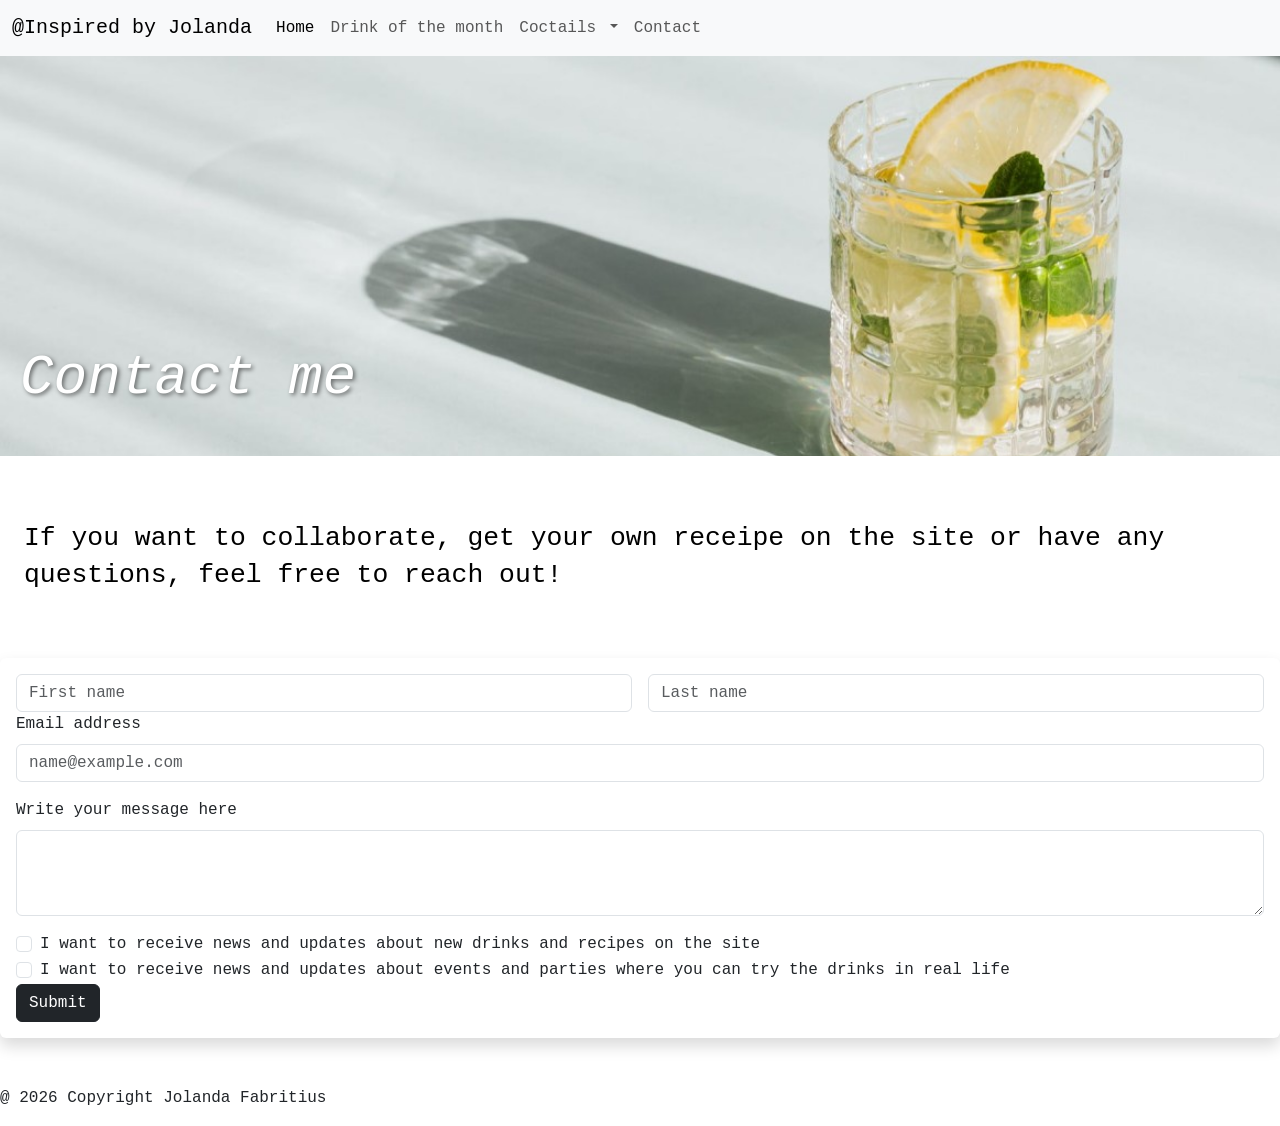
<file: Projektityö/Frontpage/Contact.html>
<!DOCTYPE html>
<html lang= "en">
  <head>
    <meta http-equiv="Content-Type" content="text/html; charset=utf-8">
    <meta name="viewport" content="width=device-width, initial-scale=1">
    <title>Inspired by Jolanda</title>
    <link href="https://cdn.jsdelivr.net/npm/bootstrap@5.3.8/dist/css/bootstrap.min.css" rel="stylesheet" integrity="sha384-sRIl4kxILFvY47J16cr9ZwB07vP4J8+LH7qKQnuqkuIAvNWLzeN8tE5YBujZqJLB" crossorigin="anonymous">
    <link rel="stylesheet" href="styles.css">
    <style>
      .fst-italic {
        font-size: 3.5em !important;
      }
    </style>
  </head>
  <body>
<nav class="navbar navbar-expand-lg navbar-light bg-light">
  <div class="container-fluid">
    <a class="navbar-brand" href="#">@Inspired by Jolanda</a>
    <button class="navbar-toggler" type="button" data-bs-toggle="collapse" data-bs-target="#navbarSupportedContent" aria-controls="navbarSupportedContent" aria-expanded="false" aria-label="Toggle navigation">
      <span class="navbar-toggler-icon"></span>
    </button>
    <div class="collapse navbar-collapse" id="navbarSupportedContent">
      <ul class="navbar-nav me-auto mb-2 mb-lg-0">
        <li class="nav-item">
          <a class="nav-link active" aria-current="page" href="index.html">Home</a>
        </li>
        <li class="nav-item">
          <a class="nav-link" href="Drinkofthemonth.html">Drink of the month</a>
        </li>
        <li class="nav-item dropdown">
          <a class="nav-link dropdown-toggle" href="#" id="navbarDropdown" role="button" data-bs-toggle="dropdown" aria-expanded="false">
            Coctails
          </a>
          <ul class="dropdown-menu" aria-labelledby="navbarDropdown">
            <li><a class="dropdown-item" href="Negroni.html">Negroni</a></li>
            <li><a class="dropdown-item" href="Rhubarbspritz.html">Rhubarb Spritz</a></li>
          </ul>
        </li>
        <li class="nav-item">
          <a class="nav-link" href="Contact.html">Contact</a>
        </li>
      </ul>
    </div>
  </div>
</nav>
<div class="banner" style="background-image: url('drink6.jpg');">
<p class="fst-italic">Contact me</p>
</div>
<h4>If you want to collaborate, get your own receipe on the site or have any questions, feel free to reach out!</h4>
<div class="shadow p-3 mb-5 bg-body rounded">
<form action="mailto:jolanda.fabritius@student.laurea.fi" method="post" enctype="text/plain">
<div class="row g-3">
  <div class="col">
    <input type="text" name="firstName" class="form-control" placeholder="First name" aria-label="First name" required>
  </div>
  <div class="col">
    <input type="text" name="lastName" class="form-control" placeholder="Last name" aria-label="Last name" required>
  </div>
</div>
<div class="mb-3">
  <label for="exampleFormControlInput1" class="form-label">Email address</label>
  <input type="email" name="email" class="form-control" id="exampleFormControlInput1" placeholder="name@example.com" required>
</div>
<div class="mb-3">
  <label for="exampleFormControlTextarea1" class="form-label">Write your message here</label>
  <textarea name="message" class="form-control" id="exampleFormControlTextarea1" rows="3" required></textarea>
</div>
  <div class="form-check">
  <input class="form-check-input" type="checkbox" name="newsUpdates" value="yes" id="flexCheckDefault">
  <label class="form-check-label" for="flexCheckDefault">
    I want to receive news and updates about new drinks and recipes on the site
  </label>
</div>
<div class="form-check">
  <input class="form-check-input" type="checkbox" name="eventUpdates" value="yes" id="flexCheckChecked">
  <label class="form-check-label" for="flexCheckChecked">
    I want to receive news and updates about events and parties where you can try the drinks in real life
  </label>
</div>
<div class="col-12">
    <button type="submit" class="btn btn-dark">Submit</button>
  </div>
</form>
</div>
<script src="https://cdn.jsdelivr.net/npm/bootstrap@5.3.8/dist/js/bootstrap.bundle.min.js" integrity="sha384-FKyoEForCGlyvwx9Hj09JcYn3nv7wiPVlz7YYwJrWVcXK/BmnVDxM+D2scQbITxI" crossorigin="anonymous"></script>
<footer>
  <p>@ 2026 Copyright Jolanda Fabritius</p>
</footer>
  </body>
</html>
</file>
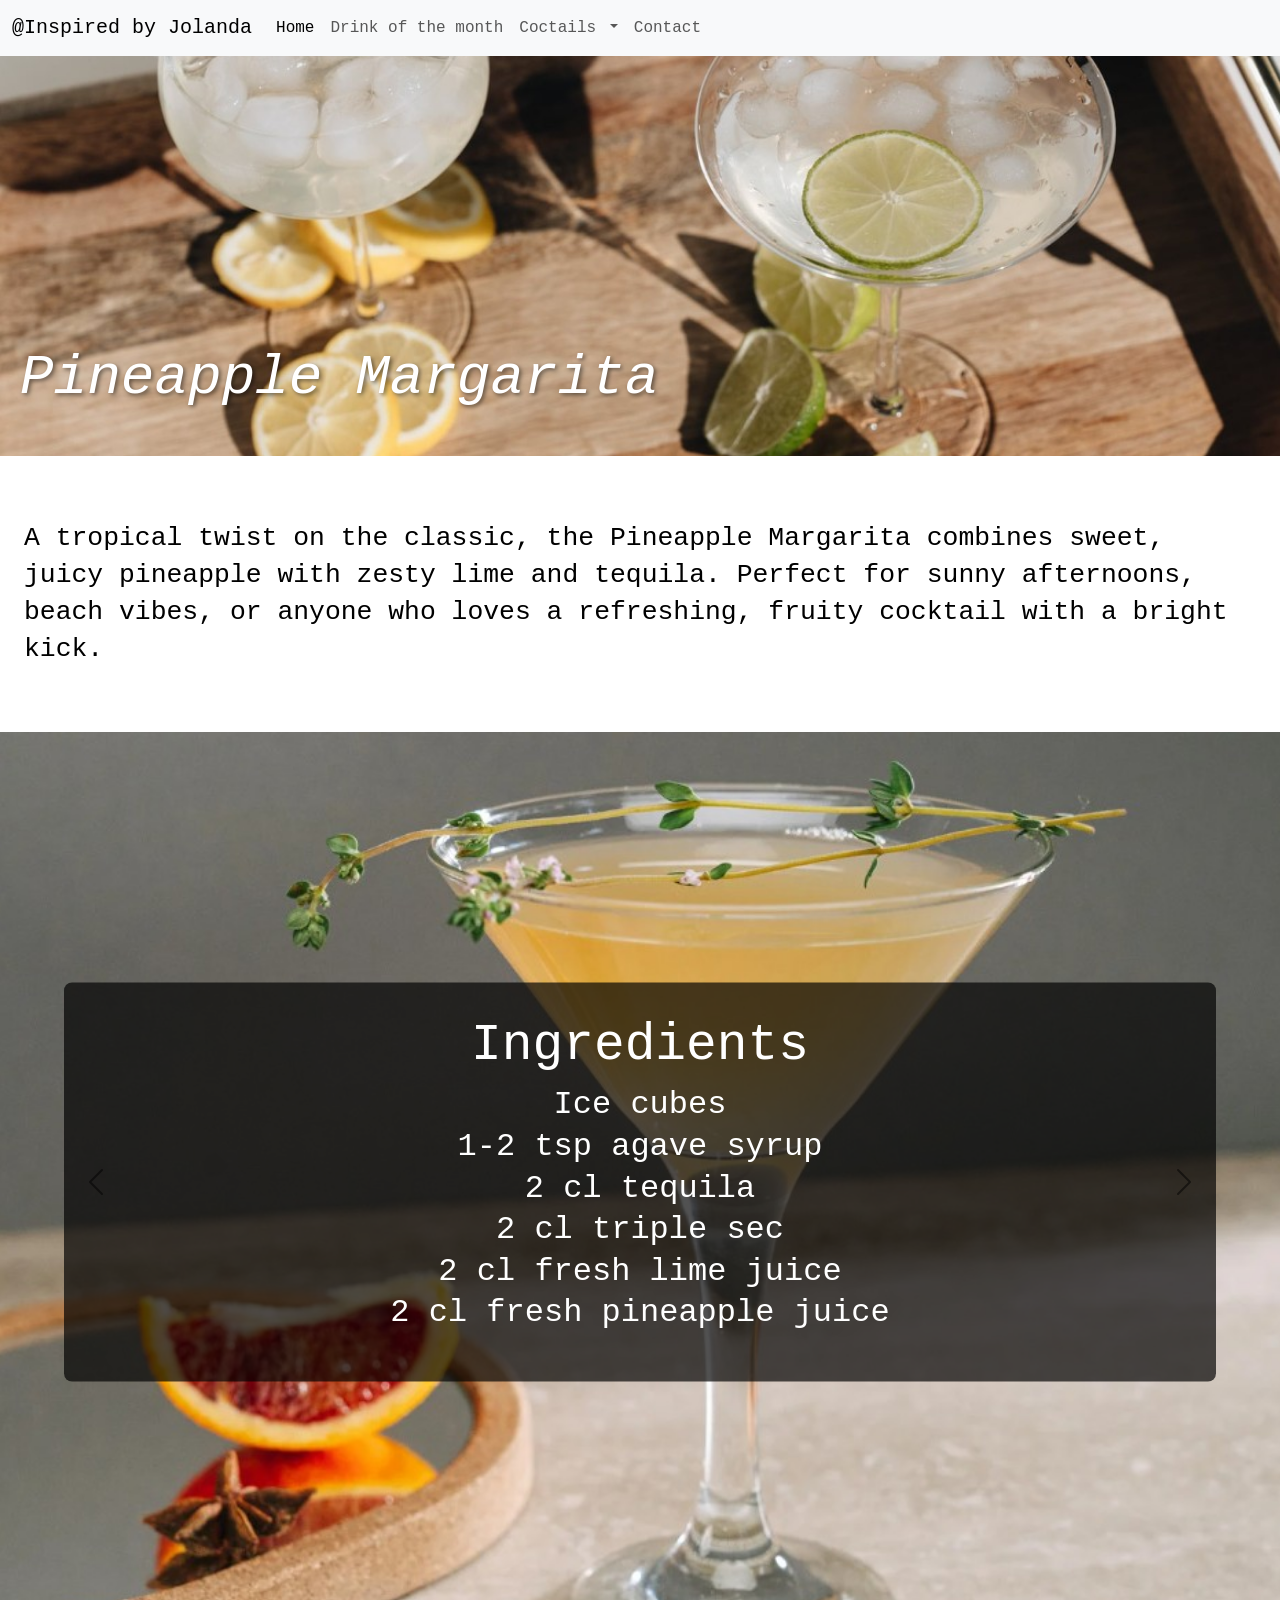
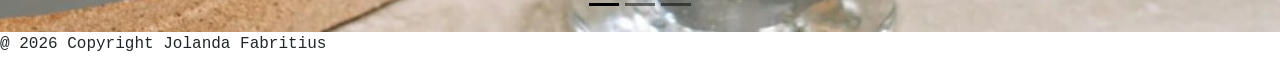
<file: Projektityö/Frontpage/Drinkofthemonth.html>
<!DOCTYPE html>
<html lang= "en">
  <head>
    <meta http-equiv="Content-Type" content="text/html; charset=utf-8">
    <meta name="viewport" content="width=device-width, initial-scale=1">
    <title>Inspired by Jolanda</title>
    <link href="https://cdn.jsdelivr.net/npm/bootstrap@5.3.8/dist/css/bootstrap.min.css" rel="stylesheet" integrity="sha384-sRIl4kxILFvY47J16cr9ZwB07vP4J8+LH7qKQnuqkuIAvNWLzeN8tE5YBujZqJLB" crossorigin="anonymous">
    <link rel="stylesheet" href="styles.css">
    <style>
      .fst-italic {
        font-size: 3.5em !important;
      }
    </style>
  </head>
  <body>
<nav class="navbar navbar-expand-lg navbar-light bg-light">
  <div class="container-fluid">
    <a class="navbar-brand" href="#">@Inspired by Jolanda</a>
    <button class="navbar-toggler" type="button" data-bs-toggle="collapse" data-bs-target="#navbarSupportedContent" aria-controls="navbarSupportedContent" aria-expanded="false" aria-label="Toggle navigation">
      <span class="navbar-toggler-icon"></span>
    </button>
    <div class="collapse navbar-collapse" id="navbarSupportedContent">
      <ul class="navbar-nav me-auto mb-2 mb-lg-0">
        <li class="nav-item">
          <a class="nav-link active" aria-current="page" href="index.html">Home</a>
        </li>
        <li class="nav-item">
          <a class="nav-link" href="Drinkofthemonth.html">Drink of the month</a>
        </li>
        <li class="nav-item dropdown">
          <a class="nav-link dropdown-toggle" href="#" id="navbarDropdown" role="button" data-bs-toggle="dropdown" aria-expanded="false">
            Coctails
          </a>
          <ul class="dropdown-menu" aria-labelledby="navbarDropdown">
            <li><a class="dropdown-item" href="Negroni.html">Negroni</a></li>
            <li><a class="dropdown-item" href="Rhubarbspritz.html">Rhubarb Spritz</a></li>
          </ul>
        </li>
        <li class="nav-item">
          <a class="nav-link" href="Contact.html">Contact</a>
        </li>
      </ul>
    </div>
  </div>
</nav>
<div class="banner" style="background-image: url('drink9.jpg');">
<p class="fst-italic">Pineapple Margarita</p>
</div>
<h4>A tropical twist on the classic, the Pineapple Margarita combines sweet, juicy pineapple with zesty lime and tequila. Perfect for sunny afternoons, beach vibes, or anyone who loves a refreshing, fruity cocktail with a bright kick.</h4>
<div id="carouselExampleDark" class="carousel carousel-dark slide" data-bs-ride="false">
  <div class="carousel-indicators">
    <button type="button" data-bs-target="#carouselExampleDark" data-bs-slide-to="0" class="active" aria-current="true" aria-label="Slide 1"></button>
    <button type="button" data-bs-target="#carouselExampleDark" data-bs-slide-to="1" aria-label="Slide 2"></button>
    <button type="button" data-bs-target="#carouselExampleDark" data-bs-slide-to="2" aria-label="Slide 3"></button>
  </div>
  <div class="carousel-inner">
    <div class="carousel-item active" data-bs-interval="10000">
      <img src="./drink8.jpg" class="d-block w-100" alt="...">
      <div class="carousel-caption">
        <h5>Ingredients</h5>
        <p>Ice cubes<br>1-2 tsp agave syrup<br>2 cl tequila<br>2 cl triple sec<br>2 cl fresh lime juice<br>2 cl fresh pineapple juice</p>
      </div>
    </div>
    <div class="carousel-item" data-bs-interval="2000">
      <img src="./pineapple2.jpg" class="d-block w-100" alt="...">
      <div class="carousel-caption">
        <h5>Instructions</h5>
        <p>1. Prepare the glass, rub a lime wedge around the rim.<br> 2. Fill a shaker with ice. Add all ingredients and shake well. <br>3. Strain into a glass filled with ice. <br>4. Garnish with a slice of pineapple.</p>
      </div>
    </div>
    <div class="carousel-item">
      <img src="./pineapple3.jpg" class="d-block w-100" alt="...">
      <div class="carousel-caption"> 
        <h5>Ingredients</h5>
        <p>Frozen version: Blend all ingredients with a cup of ice until smooth.<br>Spicy twist: Add a few slices of jalapeno to the shaker. <br>Smoky flavor: Swap tequila for mezcal. <br> Extra tropical: Add a splash of coconut milk.</p>

        <h5>Tips & variations</h5>
      </div>
    </div>
  </div>
  <button class="carousel-control-prev" type="button" data-bs-target="#carouselExampleDark" data-bs-slide="prev">
    <span class="carousel-control-prev-icon" aria-hidden="true"></span>
    <span class="visually-hidden">Previous</span>
  </button>
  <button class="carousel-control-next" type="button" data-bs-target="#carouselExampleDark" data-bs-slide="next">
    <span class="carousel-control-next-icon" aria-hidden="true"></span>
    <span class="visually-hidden">Next</span>
  </button>
</div>
<script src="https://cdn.jsdelivr.net/npm/bootstrap@5.3.8/dist/js/bootstrap.bundle.min.js" integrity="sha384-FKyoEForCGlyvwx9Hj09JcYn3nv7wiPVlz7YYwJrWVcXK/BmnVDxM+D2scQbITxI" crossorigin="anonymous"></script>
<footer>
  <p>@ 2026 Copyright Jolanda Fabritius</p>
</footer>
</body>
</html>
</file>
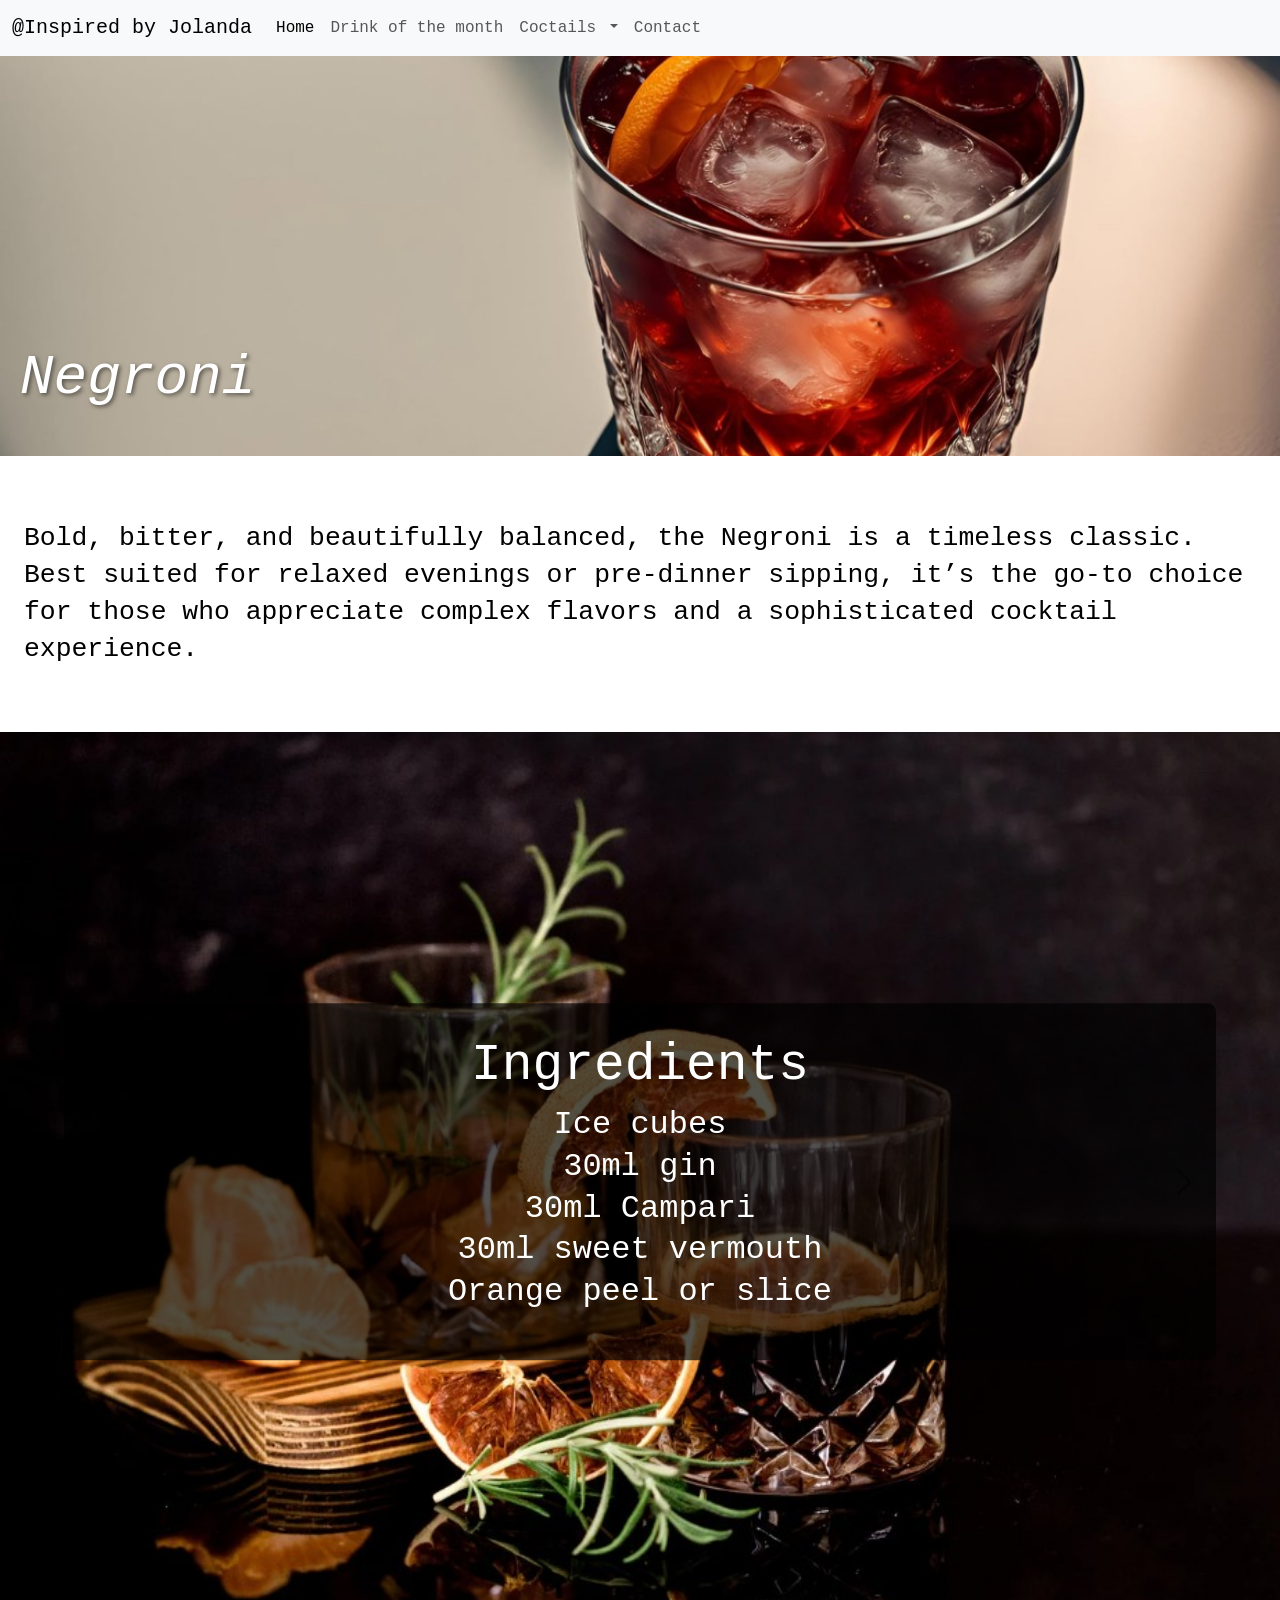
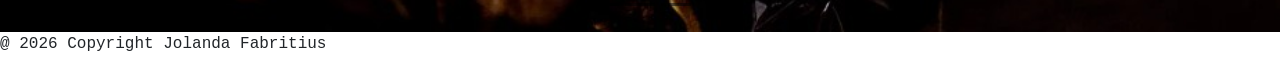
<file: Projektityö/Frontpage/Negroni.html>
<!DOCTYPE html>
<html lang= "en">
  <head>
    <meta http-equiv="Content-Type" content="text/html; charset=utf-8">
    <meta name="viewport" content="width=device-width, initial-scale=1">
    <title>Inspired by Jolanda</title>
    <link href="https://cdn.jsdelivr.net/npm/bootstrap@5.3.8/dist/css/bootstrap.min.css" rel="stylesheet" integrity="sha384-sRIl4kxILFvY47J16cr9ZwB07vP4J8+LH7qKQnuqkuIAvNWLzeN8tE5YBujZqJLB" crossorigin="anonymous">
    <link rel="stylesheet" href="styles.css">
    <style>
      .fst-italic {
        font-size: 3.5em !important;
      }
    </style>
  </head>
  <body>
<nav class="navbar navbar-expand-lg navbar-light bg-light">
  <div class="container-fluid">
    <a class="navbar-brand" href="#">@Inspired by Jolanda</a>
    <button class="navbar-toggler" type="button" data-bs-toggle="collapse" data-bs-target="#navbarSupportedContent" aria-controls="navbarSupportedContent" aria-expanded="false" aria-label="Toggle navigation">
      <span class="navbar-toggler-icon"></span>
    </button>
    <div class="collapse navbar-collapse" id="navbarSupportedContent">
      <ul class="navbar-nav me-auto mb-2 mb-lg-0">
        <li class="nav-item">
          <a class="nav-link active" aria-current="page" href="index.html">Home</a>
        </li>
        <li class="nav-item">
          <a class="nav-link" href="Drinkofthemonth.html">Drink of the month</a>
        </li>
        <li class="nav-item dropdown">
          <a class="nav-link dropdown-toggle" href="#" id="navbarDropdown" role="button" data-bs-toggle="dropdown" aria-expanded="false">
            Coctails
          </a>
          <ul class="dropdown-menu" aria-labelledby="navbarDropdown">
            <li><a class="dropdown-item" href="Negroni.html">Negroni</a></li>
            <li><a class="dropdown-item" href="Rhubarbspritz.html">Rhubarb Spritz</a></li>
          </ul>
        </li>
        <li class="nav-item">
          <a class="nav-link" href="Contact.html">Contact</a>
        </li>
      </ul>
    </div>
  </div>
</nav>
<div class="banner" style="background-image: url('negroni.jpg');">
<p class="fst-italic">Negroni</p>
</div>
<h4>Bold, bitter, and beautifully balanced, the Negroni is a timeless classic. Best suited for relaxed evenings or pre-dinner sipping, it’s the go-to choice for those who appreciate complex flavors and a sophisticated cocktail experience.</h4>
<div id="carouselExampleDark" class="carousel carousel-dark slide" data-bs-ride="false">
  <div class="carousel-indicators">
    <button type="button" data-bs-target="#carouselExampleDark" data-bs-slide-to="0" class="active" aria-current="true" aria-label="Slide 1"></button>
    <button type="button" data-bs-target="#carouselExampleDark" data-bs-slide-to="1" aria-label="Slide 2"></button>
    <button type="button" data-bs-target="#carouselExampleDark" data-bs-slide-to="2" aria-label="Slide 3"></button>
  </div>
  <div class="carousel-inner">
    <div class="carousel-item active" data-bs-interval="10000">
      <img src="./drink2.jpg" class="d-block w-100" alt="...">
      <div class="carousel-caption">
        <h5>Ingredients</h5>
        <p>Ice cubes<br>30ml gin <br>30ml Campari<br>30ml sweet vermouth<br>Orange peel or slice</p>
      </div>
    </div>
    <div class="carousel-item" data-bs-interval="2000">
      <img src="./negroni3.jpg" class="d-block w-100" alt="...">
      <div class="carousel-caption">
        <h5>Instructions</h5>
        <p>1. Use a rocks glass and fill it with ice.<br> 2. Pour in the gin, Campari and sweet vermouth<br>3. Stir gently for about 20-30 seconds to chill and slightly dilute<br>4. Express an orange peel over the drink (squeeze it to release oils), then drop it in.</p>
      </div>
    </div>
    <div class="carousel-item">
      <img src="./negroni2.jpg" class="d-block w-100" alt="...">
      <div class="carousel-caption">
        <h5>Tips & variations</h5>
        <p>Negroni Sbagliato: Replace gin with prosecco.<br>Boulevardier: Swap gin for bourbon or whiskey. <br>White Negroni: Use blanc vermouth and gentian liquer instead of Campari.<br> Less bitter: Add a splash of soda water.</p>
      </div>
    </div>
  </div>
  <button class="carousel-control-prev" type="button" data-bs-target="#carouselExampleDark" data-bs-slide="prev">
    <span class="carousel-control-prev-icon" aria-hidden="true"></span>
    <span class="visually-hidden">Previous</span>
  </button>
  <button class="carousel-control-next" type="button" data-bs-target="#carouselExampleDark" data-bs-slide="next">
    <span class="carousel-control-next-icon" aria-hidden="true"></span>
    <span class="visually-hidden">Next</span>
  </button>
</div>
<script src="https://cdn.jsdelivr.net/npm/bootstrap@5.3.8/dist/js/bootstrap.bundle.min.js" integrity="sha384-FKyoEForCGlyvwx9Hj09JcYn3nv7wiPVlz7YYwJrWVcXK/BmnVDxM+D2scQbITxI" crossorigin="anonymous"></script>
<footer>
  <p>@ 2026 Copyright Jolanda Fabritius</p>
</footer>
</body>
</html>
</file>
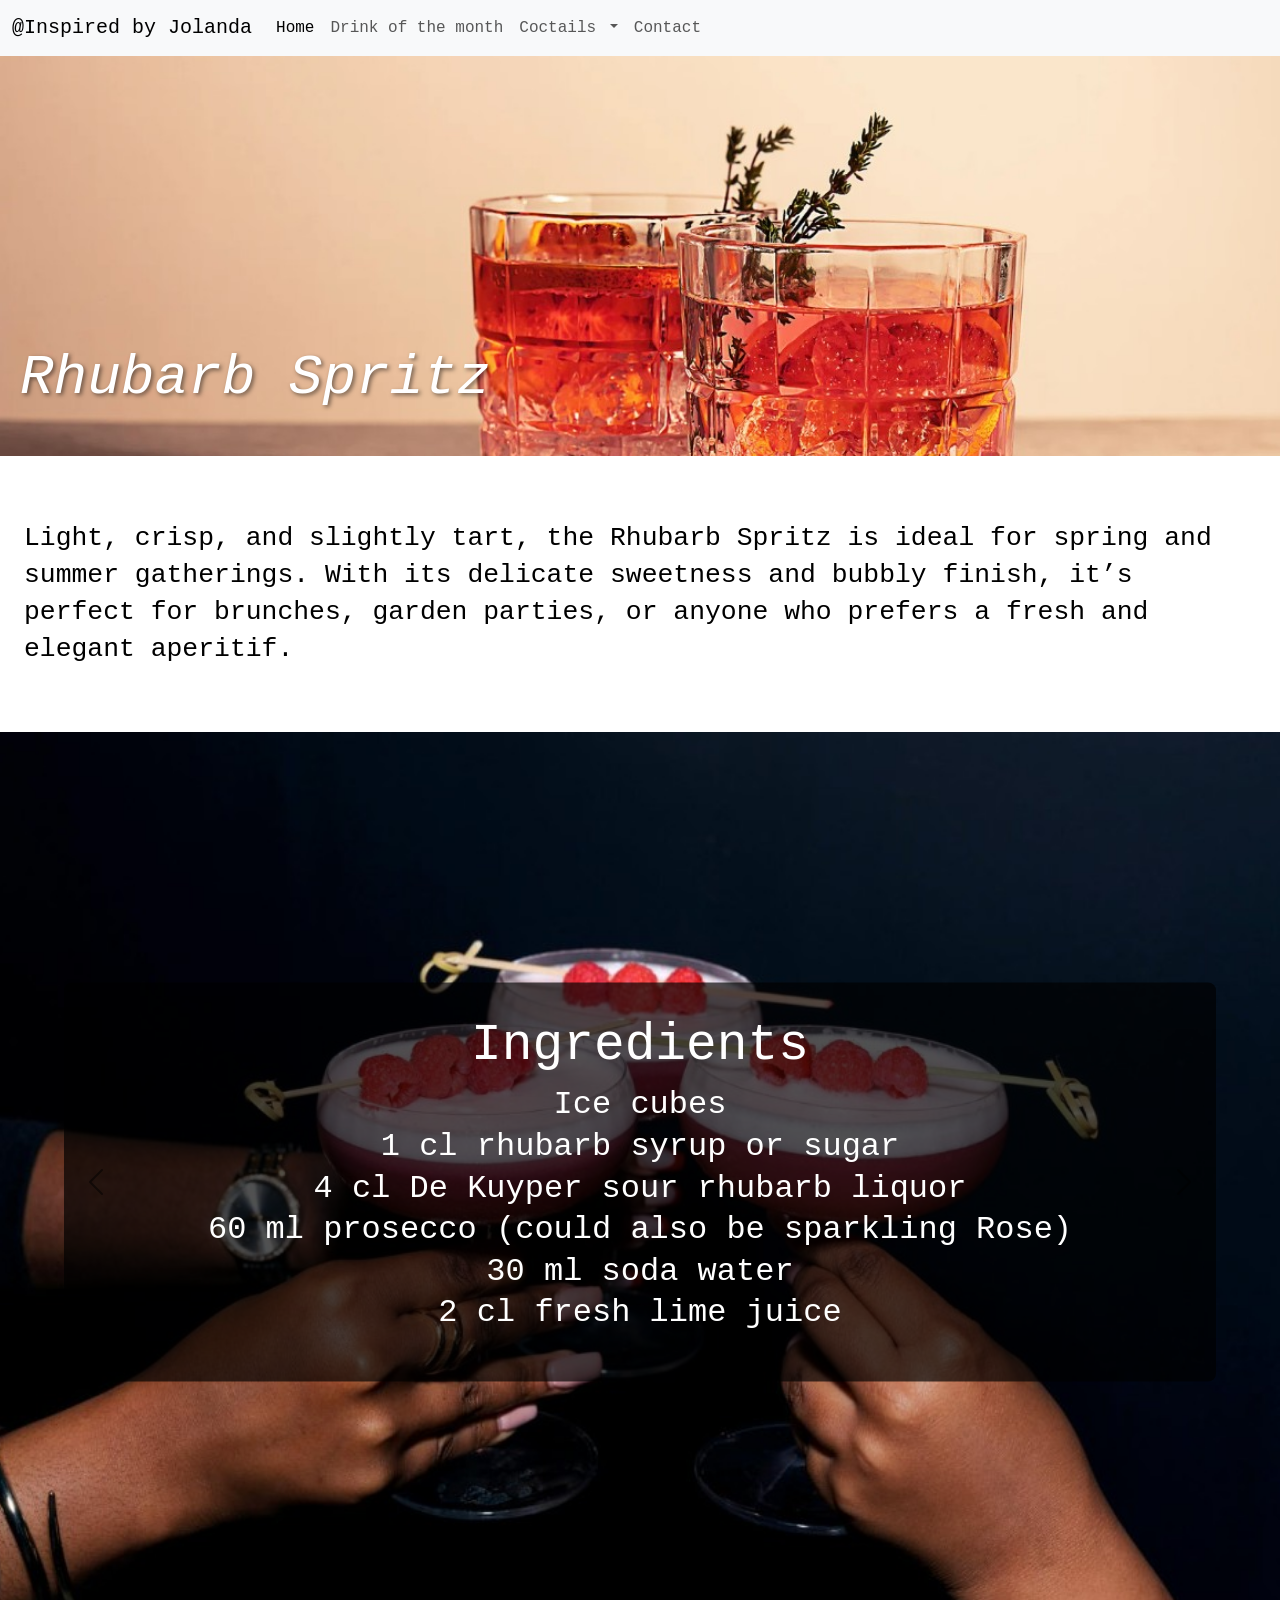
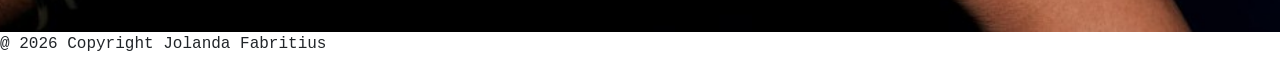
<file: Projektityö/Frontpage/Rhubarbspritz.html>
<!DOCTYPE html>
<html lang= "en">
  <head>
    <meta http-equiv="Content-Type" content="text/html; charset=utf-8">
    <meta name="viewport" content="width=device-width, initial-scale=1">
    <title>Inspired by Jolanda</title>
    <link href="https://cdn.jsdelivr.net/npm/bootstrap@5.3.8/dist/css/bootstrap.min.css" rel="stylesheet" integrity="sha384-sRIl4kxILFvY47J16cr9ZwB07vP4J8+LH7qKQnuqkuIAvNWLzeN8tE5YBujZqJLB" crossorigin="anonymous">
    <link rel="stylesheet" href="styles.css">
    <style>
      .fst-italic {
        font-size: 3.5em !important;
      }
    </style>
  </head>
  <body>
<nav class="navbar navbar-expand-lg navbar-light bg-light">
  <div class="container-fluid">
    <a class="navbar-brand" href="#">@Inspired by Jolanda</a>
    <button class="navbar-toggler" type="button" data-bs-toggle="collapse" data-bs-target="#navbarSupportedContent" aria-controls="navbarSupportedContent" aria-expanded="false" aria-label="Toggle navigation">
      <span class="navbar-toggler-icon"></span>
    </button>
    <div class="collapse navbar-collapse" id="navbarSupportedContent">
      <ul class="navbar-nav me-auto mb-2 mb-lg-0">
        <li class="nav-item">
          <a class="nav-link active" aria-current="page" href="index.html">Home</a>
        </li>
        <li class="nav-item">
          <a class="nav-link" href="Drinkofthemonth.html">Drink of the month</a>
        </li>
        <li class="nav-item dropdown">
          <a class="nav-link dropdown-toggle" href="#" id="navbarDropdown" role="button" data-bs-toggle="dropdown" aria-expanded="false">
            Coctails
          </a>
          <ul class="dropdown-menu" aria-labelledby="navbarDropdown">
            <li><a class="dropdown-item" href="Negroni.html">Negroni</a></li>
            <li><a class="dropdown-item" href="Rhubarbspritz.html">Rhubarb Spritz</a></li>
          </ul>
        </li>
        <li class="nav-item">
          <a class="nav-link" href="Contact.html">Contact</a>
        </li>
      </ul>
    </div>
  </div>
</nav>
<div class="banner" style="background-image: url('drink3.jpg');">
<p class="fst-italic">Rhubarb Spritz</p>
</div>
<h4>Light, crisp, and slightly tart, the Rhubarb Spritz is ideal for spring and summer gatherings. With its delicate sweetness and bubbly finish, it’s perfect for brunches, garden parties, or anyone who prefers a fresh and elegant aperitif.</h4>
<div id="carouselExampleDark" class="carousel carousel-dark slide" data-bs-ride="false">
  <div class="carousel-indicators">
    <button type="button" data-bs-target="#carouselExampleDark" data-bs-slide-to="0" class="active" aria-current="true" aria-label="Slide 1"></button>
    <button type="button" data-bs-target="#carouselExampleDark" data-bs-slide-to="1" aria-label="Slide 2"></button>
    <button type="button" data-bs-target="#carouselExampleDark" data-bs-slide-to="2" aria-label="Slide 3"></button>
  </div>
  <div class="carousel-inner">
    <div class="carousel-item active" data-bs-interval="10000">
      <img src="./drink.jpg" class="d-block w-100" alt="...">
      <div class="carousel-caption">
        <h5>Ingredients</h5>
        <p>Ice cubes<br>1 cl rhubarb syrup or sugar<br>4 cl De Kuyper sour rhubarb liquor<br>60 ml prosecco (could also be sparkling Rose)<br>30 ml soda water<br> 2 cl fresh lime juice</p>
      </div>
    </div>
    <div class="carousel-item" data-bs-interval="2000">
      <img src="./drink5.jpg" class="d-block w-100" alt="...">
      <div class="carousel-caption">
        <h5>Instructions</h5>
        <p>1. Fill a glass with ice<br> 2. Pour rhubarb syrup or sugar, rhubarb liquor and lemon juice into the glass.<br>3. Add prosecco and soda water.<br>4. Stir gently and garnish with a slive of lime or fresh mint.</p>
      </div>
    </div>
    <div class="carousel-item">
      <img src="./rhubarb1.jpg" class="d-block w-100" alt="...">
      <div class="carousel-caption">
        <h5>Homemade Rhubarb Syrup</h5>
        <p> You will need: 400 g chopped rhubarb, 200g sugar, 250 ml water<br>1. Combine all ingredients in a saucepan.<br>2. Simmer 10-15 minutes until rhubarb softens.<br>3. Strain out solids and let syrup cool.<br>4. Store in the fridge.</p>
      </div>
    </div>
  </div>
  <button class="carousel-control-prev" type="button" data-bs-target="#carouselExampleDark" data-bs-slide="prev">
    <span class="carousel-control-prev-icon" aria-hidden="true"></span>
    <span class="visually-hidden">Previous</span>
  </button>
  <button class="carousel-control-next" type="button" data-bs-target="#carouselExampleDark" data-bs-slide="next">
    <span class="carousel-control-next-icon" aria-hidden="true"></span>
    <span class="visually-hidden">Next</span>
  </button>
</div>
<script src="https://cdn.jsdelivr.net/npm/bootstrap@5.3.8/dist/js/bootstrap.bundle.min.js" integrity="sha384-FKyoEForCGlyvwx9Hj09JcYn3nv7wiPVlz7YYwJrWVcXK/BmnVDxM+D2scQbITxI" crossorigin="anonymous"></script>
<footer>
  <p>@ 2026 Copyright Jolanda Fabritius</p>
</footer>
</body>
</html>
</file>
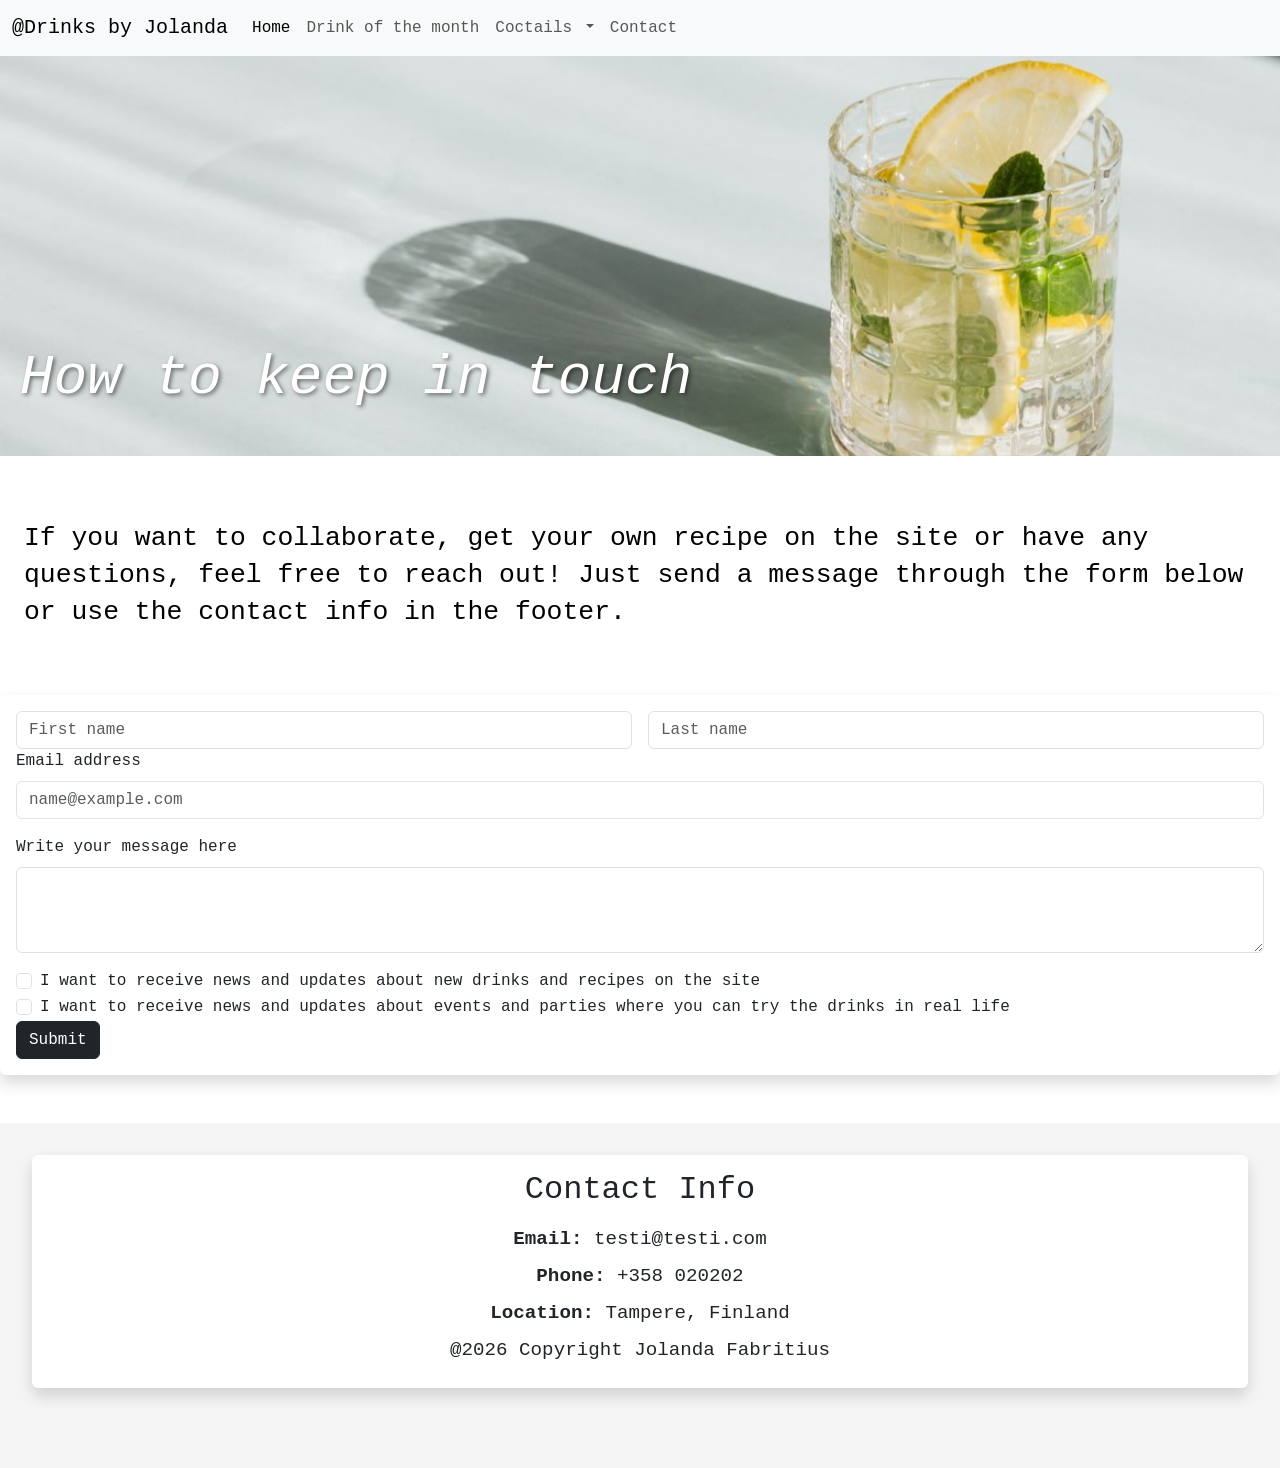
<file: website/Home/Contact.html>
<!DOCTYPE html>
<html lang= "en">
  <head>
    <meta http-equiv="Content-Type" content="text/html; charset=utf-8">
    <meta name="viewport" content="width=device-width, initial-scale=1">
    <title>Drinks by Jolanda</title>
    <link href="https://cdn.jsdelivr.net/npm/bootstrap@5.3.8/dist/css/bootstrap.min.css" rel="stylesheet" integrity="sha384-sRIl4kxILFvY47J16cr9ZwB07vP4J8+LH7qKQnuqkuIAvNWLzeN8tE5YBujZqJLB" crossorigin="anonymous">
    <link rel="stylesheet" href="styles.css">
    <style>
      .fst-italic {
        font-size: 3.5em !important;
      }
    </style>
  </head>
  <body>
<nav class="navbar navbar-expand-lg navbar-light bg-light">
  <div class="container-fluid">
    <a class="navbar-brand" href="#">@Drinks by Jolanda</a>
    <button class="navbar-toggler" type="button" data-bs-toggle="collapse" data-bs-target="#navbarSupportedContent" aria-controls="navbarSupportedContent" aria-expanded="false" aria-label="Toggle navigation">
      <span class="navbar-toggler-icon"></span>
    </button>
    <div class="collapse navbar-collapse" id="navbarSupportedContent">
      <ul class="navbar-nav me-auto mb-2 mb-lg-0">
        <li class="nav-item">
          <a class="nav-link active" aria-current="page" href="index.html">Home</a>
        </li>
        <li class="nav-item">
          <a class="nav-link" href="Drinkofthemonth.html">Drink of the month</a>
        </li>
        <li class="nav-item dropdown">
          <a class="nav-link dropdown-toggle" href="#" id="navbarDropdown" role="button" data-bs-toggle="dropdown" aria-expanded="false">
            Coctails
          </a>
          <ul class="dropdown-menu" aria-labelledby="navbarDropdown">
            <li><a class="dropdown-item" href="Negroni.html">Negroni</a></li>
            <li><a class="dropdown-item" href="Rhubarbspritz.html">Rhubarb Spritz</a></li>
          </ul>
        </li>
        <li class="nav-item">
          <a class="nav-link" href="Contact.html">Contact</a>
        </li>
      </ul>
    </div>
  </div>
</nav>
<div class="banner" style="background-image: url('drink6.jpg');">
<p class="fst-italic">How to keep in touch</p>
</div>
<h1>If you want to collaborate, get your own recipe on the site or have any questions, feel free to reach out! Just send a message through the form below or use the contact info in the footer.</h1>
<div class="shadow p-3 mb-5 bg-body rounded">
<form action="mailto:jonskisi@icloud.com" method="post" enctype="text/plain">
<div class="row g-3">
  <div class="col">
    <input type="text" name="firstName" class="form-control" placeholder="First name" aria-label="First name" required>
  </div>
  <div class="col">
    <input type="text" name="lastName" class="form-control" placeholder="Last name" aria-label="Last name" required>
  </div>
</div>
<div class="mb-3">
  <label for="exampleFormControlInput1" class="form-label">Email address</label>
  <input type="email" name="email" class="form-control" id="exampleFormControlInput1" placeholder="name@example.com" required>
</div>
<div class="mb-3">
  <label for="exampleFormControlTextarea1" class="form-label">Write your message here</label>
  <textarea name="message" class="form-control" id="exampleFormControlTextarea1" rows="3" required></textarea>
</div>
  <div class="form-check">
  <input class="form-check-input" type="checkbox" name="newsUpdates" value="yes" id="flexCheckDefault">
  <label class="form-check-label" for="flexCheckDefault">
    I want to receive news and updates about new drinks and recipes on the site
  </label>
</div>
<div class="form-check">
  <input class="form-check-input" type="checkbox" name="eventUpdates" value="yes" id="flexCheckChecked">
  <label class="form-check-label" for="flexCheckChecked">
    I want to receive news and updates about events and parties where you can try the drinks in real life
  </label>
</div>
<div class="col-12">
    <button type="submit" class="btn btn-dark">Submit</button>
  </div>
</form>
</div>
<script src="https://cdn.jsdelivr.net/npm/bootstrap@5.3.8/dist/js/bootstrap.bundle.min.js" integrity="sha384-FKyoEForCGlyvwx9Hj09JcYn3nv7wiPVlz7YYwJrWVcXK/BmnVDxM+D2scQbITxI" crossorigin="anonymous"></script>
<footer>
<section class="contact-section">
  <div class="shadow p-3 mb-5 bg-body rounded">
  <h3>Contact Info</h3>
  <p><strong>Email:</strong> testi@testi.com</p>
  <p><strong>Phone:</strong> +358 020202</p>
  <p><strong>Location:</strong> Tampere, Finland</p>
  <p>@2026 Copyright Jolanda Fabritius</p>
</div>
</section>
</footer>
  </body>
</html>
</file>
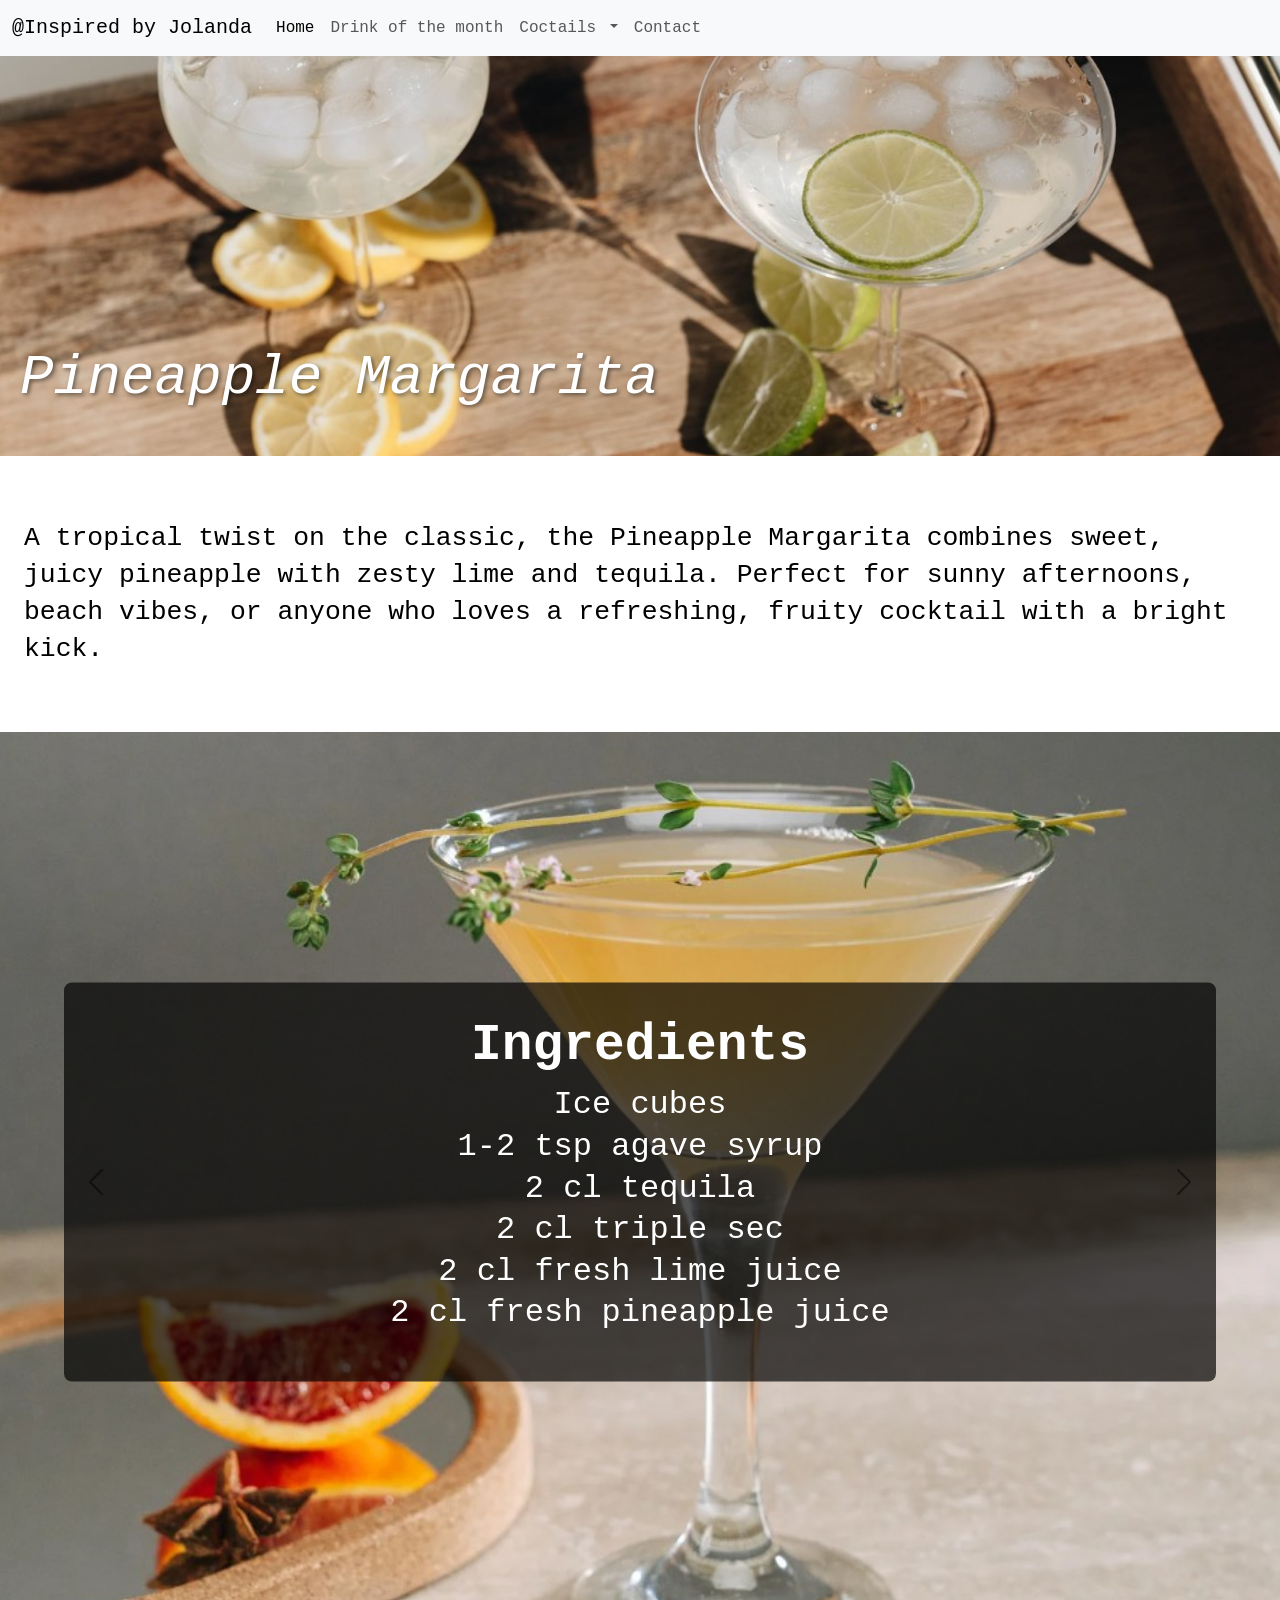
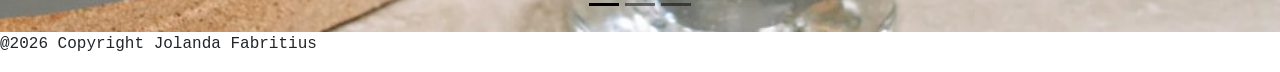
<file: website/Home/Drinkofthemonth.html>
<!DOCTYPE html>
<html lang= "en">
  <head>
    <meta http-equiv="Content-Type" content="text/html; charset=utf-8">
    <meta name="viewport" content="width=device-width, initial-scale=1">
    <title>Inspired by Jolanda</title>
    <link href="https://cdn.jsdelivr.net/npm/bootstrap@5.3.8/dist/css/bootstrap.min.css" rel="stylesheet" integrity="sha384-sRIl4kxILFvY47J16cr9ZwB07vP4J8+LH7qKQnuqkuIAvNWLzeN8tE5YBujZqJLB" crossorigin="anonymous">
    <link rel="stylesheet" href="styles.css">
    <style>
      .fst-italic {
        font-size: 3.5em !important;
      }
    </style>
  </head>
  <body>
<nav class="navbar navbar-expand-lg navbar-light bg-light">
  <div class="container-fluid">
    <a class="navbar-brand" href="#">@Inspired by Jolanda</a>
    <button class="navbar-toggler" type="button" data-bs-toggle="collapse" data-bs-target="#navbarSupportedContent" aria-controls="navbarSupportedContent" aria-expanded="false" aria-label="Toggle navigation">
      <span class="navbar-toggler-icon"></span>
    </button>
    <div class="collapse navbar-collapse" id="navbarSupportedContent">
      <ul class="navbar-nav me-auto mb-2 mb-lg-0">
        <li class="nav-item">
          <a class="nav-link active" aria-current="page" href="index.html">Home</a>
        </li>
        <li class="nav-item">
          <a class="nav-link" href="Drinkofthemonth.html">Drink of the month</a>
        </li>
        <li class="nav-item dropdown">
          <a class="nav-link dropdown-toggle" href="#" id="navbarDropdown" role="button" data-bs-toggle="dropdown" aria-expanded="false">
            Coctails
          </a>
          <ul class="dropdown-menu" aria-labelledby="navbarDropdown">
            <li><a class="dropdown-item" href="Negroni.html">Negroni</a></li>
            <li><a class="dropdown-item" href="Rhubarbspritz.html">Rhubarb Spritz</a></li>
          </ul>
        </li>
        <li class="nav-item">
          <a class="nav-link" href="Contact.html">Contact</a>
        </li>
      </ul>
    </div>
  </div>
</nav>
<div class="banner" style="background-image: url('drink9.jpg');">
<p class="fst-italic">Pineapple Margarita</p>
</div>
<h1>A tropical twist on the classic, the Pineapple Margarita combines sweet, juicy pineapple with zesty lime and tequila. Perfect for sunny afternoons, beach vibes, or anyone who loves a refreshing, fruity cocktail with a bright kick.</h1>
<div id="carouselExampleDark" class="carousel carousel-dark slide" data-bs-ride="false">
  <div class="carousel-indicators">
    <button type="button" data-bs-target="#carouselExampleDark" data-bs-slide-to="0" class="active" aria-current="true" aria-label="Slide 1"></button>
    <button type="button" data-bs-target="#carouselExampleDark" data-bs-slide-to="1" aria-label="Slide 2"></button>
    <button type="button" data-bs-target="#carouselExampleDark" data-bs-slide-to="2" aria-label="Slide 3"></button>
  </div>
  <div class="carousel-inner">
    <div class="carousel-item active" data-bs-interval="10000">
      <img src="./drink8.jpg" class="d-block w-100" alt="...">
      <div class="carousel-caption">
        <h2><strong>Ingredients</strong></h2>
        <p>Ice cubes<br>1-2 tsp agave syrup<br>2 cl tequila<br>2 cl triple sec<br>2 cl fresh lime juice<br>2 cl fresh pineapple juice</p>
      </div>
    </div>
    <div class="carousel-item" data-bs-interval="2000">
      <img src="./pineapple2.jpg" class="d-block w-100" alt="...">
      <div class="carousel-caption">
        <h2><strong>Instructions</strong></h2>
        <p>1. Prepare the glass, rub a lime wedge around the rim.<br> 2. Fill a shaker with ice. Add all ingredients and shake well. <br>3. Strain into a glass filled with ice. <br>4. Garnish with a slice of pineapple.</p>
      </div>
    </div>
    <div class="carousel-item">
      <img src="./pineapple3.jpg" class="d-block w-100" alt="...">
      <div class="carousel-caption"> 
        <h2><strong>Tips & variations</strong></h2>
        <p><strong>Frozen version:</strong> Blend all ingredients with a cup of ice until smooth.<br><strong>Spicy twist:</strong> Add a few slices of jalapeno to the shaker. <br><strong>Smoky flavor:</strong> Swap tequila for mezcal. <br> <strong>Extra tropical:</strong> Add a splash of coconut milk.</p>
      </div>
    </div>
  </div>
  <button class="carousel-control-prev" type="button" data-bs-target="#carouselExampleDark" data-bs-slide="prev">
    <span class="carousel-control-prev-icon" aria-hidden="true"></span>
    <span class="visually-hidden">Previous</span>
  </button>
  <button class="carousel-control-next" type="button" data-bs-target="#carouselExampleDark" data-bs-slide="next">
    <span class="carousel-control-next-icon" aria-hidden="true"></span>
    <span class="visually-hidden">Next</span>
  </button>
</div>
<script src="https://cdn.jsdelivr.net/npm/bootstrap@5.3.8/dist/js/bootstrap.bundle.min.js" integrity="sha384-FKyoEForCGlyvwx9Hj09JcYn3nv7wiPVlz7YYwJrWVcXK/BmnVDxM+D2scQbITxI" crossorigin="anonymous"></script>
<footer>
  <p>@2026 Copyright Jolanda Fabritius</p>
</footer>
</body>
</html>
</file>
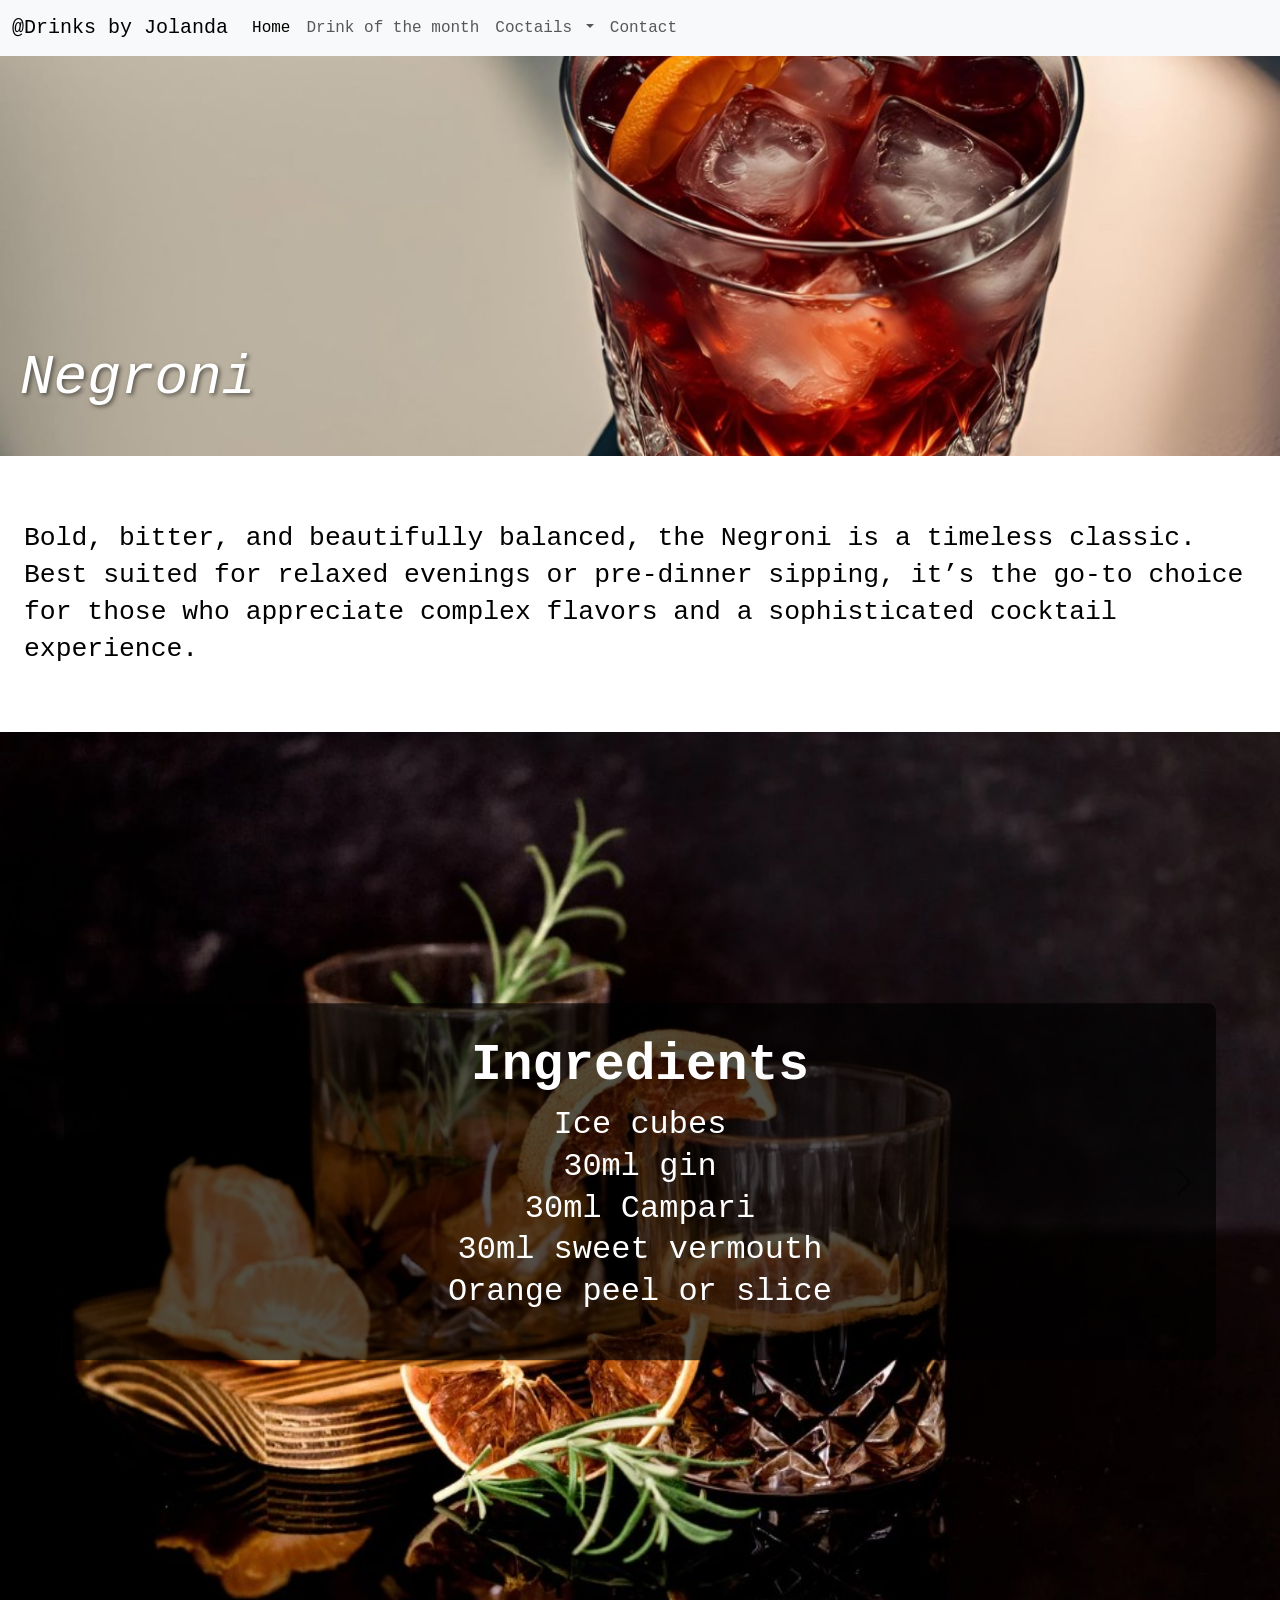
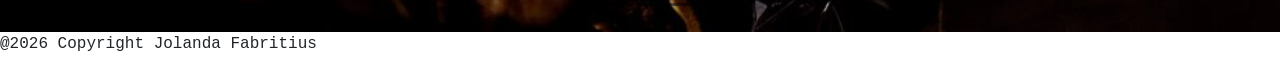
<file: website/Home/Negroni.html>
<!DOCTYPE html>
<html lang= "en">
  <head>
    <meta http-equiv="Content-Type" content="text/html; charset=utf-8">
    <meta name="viewport" content="width=device-width, initial-scale=1">
    <title>Drinks by Jolanda</title>
    <link href="https://cdn.jsdelivr.net/npm/bootstrap@5.3.8/dist/css/bootstrap.min.css" rel="stylesheet" integrity="sha384-sRIl4kxILFvY47J16cr9ZwB07vP4J8+LH7qKQnuqkuIAvNWLzeN8tE5YBujZqJLB" crossorigin="anonymous">
    <link rel="stylesheet" href="styles.css">
    <style>
      .fst-italic {
        font-size: 3.5em !important;
      }
    </style>
  </head>
  <body>
<nav class="navbar navbar-expand-lg navbar-light bg-light">
  <div class="container-fluid">
    <a class="navbar-brand" href="#">@Drinks by Jolanda</a>
    <button class="navbar-toggler" type="button" data-bs-toggle="collapse" data-bs-target="#navbarSupportedContent" aria-controls="navbarSupportedContent" aria-expanded="false" aria-label="Toggle navigation">
      <span class="navbar-toggler-icon"></span>
    </button>
    <div class="collapse navbar-collapse" id="navbarSupportedContent">
      <ul class="navbar-nav me-auto mb-2 mb-lg-0">
        <li class="nav-item">
          <a class="nav-link active" aria-current="page" href="index.html">Home</a>
        </li>
        <li class="nav-item">
          <a class="nav-link" href="Drinkofthemonth.html">Drink of the month</a>
        </li>
        <li class="nav-item dropdown">
          <a class="nav-link dropdown-toggle" href="#" id="navbarDropdown" role="button" data-bs-toggle="dropdown" aria-expanded="false">
            Coctails
          </a>
          <ul class="dropdown-menu" aria-labelledby="navbarDropdown">
            <li><a class="dropdown-item" href="Negroni.html">Negroni</a></li>
            <li><a class="dropdown-item" href="Rhubarbspritz.html">Rhubarb Spritz</a></li>
          </ul>
        </li>
        <li class="nav-item">
          <a class="nav-link" href="Contact.html">Contact</a>
        </li>
      </ul>
    </div>
  </div>
</nav>
<div class="banner" style="background-image: url('negroni.jpg');">
<p class="fst-italic">Negroni</p>
</div>
<h1>Bold, bitter, and beautifully balanced, the Negroni is a timeless classic. Best suited for relaxed evenings or pre-dinner sipping, it’s the go-to choice for those who appreciate complex flavors and a sophisticated cocktail experience.</h1>
<div id="carouselExampleDark" class="carousel carousel-dark slide" data-bs-ride="false">
  <div class="carousel-indicators">
    <button type="button" data-bs-target="#carouselExampleDark" data-bs-slide-to="0" class="active" aria-current="true" aria-label="Slide 1"></button>
    <button type="button" data-bs-target="#carouselExampleDark" data-bs-slide-to="1" aria-label="Slide 2"></button>
    <button type="button" data-bs-target="#carouselExampleDark" data-bs-slide-to="2" aria-label="Slide 3"></button>
  </div>
  <div class="carousel-inner">
    <div class="carousel-item active" data-bs-interval="10000">
      <img src="./drink2.jpg" class="d-block w-100" alt="...">
      <div class="carousel-caption">
        <h2><strong>Ingredients</strong></h2>
        <p>Ice cubes<br>30ml gin <br>30ml Campari<br>30ml sweet vermouth<br>Orange peel or slice</p>
      </div>
    </div>
    <div class="carousel-item" data-bs-interval="2000">
      <img src="./negroni3.jpg" class="d-block w-100" alt="...">
      <div class="carousel-caption">
        <h2><strong>Instructions</strong></h2>
        <p>1. Use a rocks glass and fill it with ice.<br> 2. Pour in the gin, Campari and sweet vermouth<br>3. Stir gently for about 20-30 seconds to chill and slightly dilute<br>4. Express an orange peel over the drink (squeeze it to release oils), then drop it in.</p>
      </div>
    </div>
    <div class="carousel-item">
      <img src="./negroni2.jpg" class="d-block w-100" alt="...">
      <div class="carousel-caption">
        <h2><strong>Tips & variations</strong></h2>
        <p><strong>Sbagliato:</strong> Replace gin with prosecco.<br><strong>Boulevardier:</strong> Swap gin for bourbon or whiskey. <br><strong>White Negroni:</strong> Use blanc vermouth and gentian liquer instead of Campari.<br> <strong>Less bitter:</strong> Add a splash of soda water.</p>
      </div>
    </div>
  </div>
  <button class="carousel-control-prev" type="button" data-bs-target="#carouselExampleDark" data-bs-slide="prev">
    <span class="carousel-control-prev-icon" aria-hidden="true"></span>
    <span class="visually-hidden">Previous</span>
  </button>
  <button class="carousel-control-next" type="button" data-bs-target="#carouselExampleDark" data-bs-slide="next">
    <span class="carousel-control-next-icon" aria-hidden="true"></span>
    <span class="visually-hidden">Next</span>
  </button>
</div>
<script src="https://cdn.jsdelivr.net/npm/bootstrap@5.3.8/dist/js/bootstrap.bundle.min.js" integrity="sha384-FKyoEForCGlyvwx9Hj09JcYn3nv7wiPVlz7YYwJrWVcXK/BmnVDxM+D2scQbITxI" crossorigin="anonymous"></script>
<footer>
  <p>@2026 Copyright Jolanda Fabritius</p>
</footer>
</body>
</html>
</file>
<file: WS02/styles.css>
.top-right {
  float: right;
  max-width: 25%;
  height: auto;
  margin: 0 100px 12px 15px;
  border-radius: 6px;
}

label {
  display: block;
  margin-bottom: 6px;
  font-weight: 600;
}

input[type="text"],
input[type="email"] {
  width: 95%;
  padding: 6px;
  margin-bottom: 12px;
  border: 1px solid #bbb;
  border-radius: 3px;
}

input[type="submit"] {
  background-color: #ebceda;
  color: rgb(0, 0, 0);
  border: none;
  width: 50%;
  padding: 10px 16px;
  border-radius: 6px;
  cursor: pointer;
  display: inline-block;
  margin: 0 auto;
}

input[type="submit"]:hover {
  background-color: #ebceda;
}

.content-box {
  background-color: #ffffff;
  border: 0.5px solid #000000;
  padding: 16px;
  margin: 20px 0;
  border-radius: 6px;
  max-width: 420px;
}

.content-box h3 {
  padding: 8px;
  margin: 8px 0;
  width: 90%;
  background-color: #f0f0f0;
  border: 0.5px solid #000000;
  border-radius: 6px;

}
</file>
<file: WS04/styles.css>
.top-right {
  float: right;
  max-width: 25%;
  height: auto;
  margin: 0 100px 12px 15px;
  border-radius: 6px;
}

label {
  display: block;
  margin-bottom: 6px;
  font-weight: 600;
}

input[type="text"],
input[type="email"] {
  width: 95%;
  padding: 6px;
  margin-bottom: 12px;
  border: 1px solid #bbb;
  border-radius: 3px;
}

input[type="submit"] {
  background-color: #ebceda;
  color: rgb(0, 0, 0);
  border: none;
  width: 50%;
  padding: 10px 16px;
  border-radius: 6px;
  cursor: pointer;
  display: inline-block;
  margin: 0 auto;
}

input[type="submit"]:hover {
  background-color: #ebceda;
}

.content-box {
  background-color: #ffffff;
  border: 0.5px solid #000000;
  padding: 16px;
  margin: 20px 0;
  border-radius: 6px;
  max-width: 420px;
}

.content-box h3 {
  padding: 8px;
  margin: 8px 0;
  width: 90%;
  background-color: #f0f0f0;
  border: 0.5px solid #000000;
  border-radius: 6px;
}
.transition-button {
        background-color: rgba(241, 115, 214, 0.726);
        padding: 10px 20px;
        border: none;
        cursor: pointer;
        transition: background-color 0.3s ease;
      }
      
      .transition-button:hover {
        background-color: rgb(207, 44, 106);
      }
.animation-box {
        width: 80px;
        height: 15px;
        background-color: rgb(0, 0, 0);
        position: relative;
        animation: move 3s infinite alternate;
      }
      
      @keyframes move {
        from {
          left: 0;
        }
        to {
          left: 200px;
        }
      }
.pseudo-list {
  max-width: 420px;
}

.pseudo-list li:nth-child(odd) {
        background-color: lightgray;
      }
      
      .pseudo-list li:nth-child(even) {
        background-color: white;
      }
.filter-image {
        filter: grayscale(100%);
        transition: filter 0.3s ease;
      }
      
      .filter-image:hover {
        filter: grayscale(0%);
      }
.quote {
        position: relative;
        padding-left: 20px;
        font-style: italic;
      }
      
      .quote::before {
        content: '“';
        font-size: 40px;
        position: absolute;
        left: 0;
        top: 0;
        color: lightgray;
      }
.grid-container {
  display: grid;
  grid-template-columns: repeat(3, 1fr);
  grid-gap: 10px;
}

.grid-item {
  background-color: rgba(241, 115, 214, 0.678);
  padding: 20px;
  text-align: center;
}
.flex-container {
  display: flex;
  justify-content: space-around;
  align-items: center;
}

.box {
  background-color: rgb(219, 105, 181);
  padding: 20px;
  text-align: center;
}
.responsive-box {
  padding: 20px;
  text-align: center;
}

@media (max-width: 600px) {
  .responsive-box {
    background-color: rgb(0, 0, 0);
  }
}

@media (min-width: 601px) {
  .responsive-box {
    background-color: rgb(219, 105, 181);
  }
}
</file>
<file: WS05/styles.css>
.top-right {
  float: right;
  max-width: 25%;
  height: auto;
  margin: 0 100px 12px 15px;
  border-radius: 6px;
}

label {
  display: block;
  margin-bottom: 6px;
  font-weight: 600;
}

input[type="text"],
input[type="email"] {
  width: 95%;
  padding: 6px;
  margin-bottom: 12px;
  border: 1px solid #bbb;
  border-radius: 3px;
}

input[type="submit"] {
  background-color: #ebceda;
  color: rgb(0, 0, 0);
  border: none;
  width: 50%;
  padding: 10px 16px;
  border-radius: 6px;
  cursor: pointer;
  display: inline-block;
  margin: 0 auto;
}

input[type="submit"]:hover {
  background-color: #ebceda;
}

.content-box {
  background-color: #ffffff;
  border: 0.5px solid #000000;
  padding: 16px;
  margin: 20px 0;
  border-radius: 6px;
  max-width: 420px;
}

.content-box h3 {
  padding: 8px;
  margin: 8px 0;
  width: 90%;
  background-color: #f0f0f0;
  border: 0.5px solid #000000;
  border-radius: 6px;
}
.transition-button {
        background-color: rgba(241, 115, 214, 0.726);
        padding: 10px 20px;
        border: none;
        cursor: pointer;
        transition: background-color 0.3s ease;
      }
      
      .transition-button:hover {
        background-color: rgb(207, 44, 106);
      }
.animation-box {
        width: 80px;
        height: 15px;
        background-color: rgb(0, 0, 0);
        position: relative;
        animation: move 3s infinite alternate;
      }
      
      @keyframes move {
        from {
          left: 0;
        }
        to {
          left: 200px;
        }
      }
.pseudo-list {
  max-width: 420px;
}

.pseudo-list li:nth-child(odd) {
        background-color: lightgray;
      }
      
      .pseudo-list li:nth-child(even) {
        background-color: white;
      }
.filter-image {
        filter: grayscale(100%);
        transition: filter 0.3s ease;
      }
      
      .filter-image:hover {
        filter: grayscale(0%);
      }
.quote {
        position: relative;
        padding-left: 20px;
        font-style: italic;
      }
      
      .quote::before {
        content: '“';
        font-size: 40px;
        position: absolute;
        left: 0;
        top: 0;
        color: lightgray;
      }
.grid-container {
  display: grid;
  grid-template-columns: repeat(3, 1fr);
  grid-gap: 10px;
}

.grid-item {
  background-color: rgba(241, 115, 214, 0.678);
  padding: 20px;
  text-align: center;
}
.flex-container {
  display: flex;
  justify-content: space-around;
  align-items: center;
}

.box {
  background-color: rgb(219, 105, 181);
  padding: 20px;
  text-align: center;
}
.responsive-box {
  padding: 20px;
  text-align: center;
}

@media (max-width: 600px) {
  .responsive-box {
    background-color: rgb(0, 0, 0);
  }
}

@media (min-width: 601px) {
  .responsive-box {
    background-color: rgb(219, 105, 181);
  }
}
.responsive-container {
      display: flex;
      flex-wrap: wrap;
    }
    
    .column {
      flex: 1;
      padding: 10px;
    }
    
    @media (max-width: 600px) {
      .column {
        flex: 100%;
      }
    }
.responsive-image {
      max-width: 60%;
      height: auto;
    }
.media-query-box {
      padding: 20px;
      text-align: center;
    }
    
    @media (max-width: 600px) {
      .media-query-box {
        background-color: rgb(216, 78, 154);
      }
    }
    
    @media (min-width: 601px) {
      .media-query-box {
        background-color: rgb(245, 196, 245);
      }
    }
.responsive-nav .nav-list {
      display: flex;
      list-style: none;
    }
    
    @media (max-width: 600px) {
      .responsive-nav .nav-list {
        display: none;
      }
    
      .responsive-nav .menu-toggle {
        display: block;
      }
    }
</file>
<file: Projektityö/Frontpage/styles.css>
body {
  font-family: 'Courier New';
}

.banner {
  background-image: url('drink6.jpg');
  background-size: cover;
  background-position: center;
  background-repeat: no-repeat;
  height: 400px;
  position: relative;
}

.fst-italic {
  font-size: 2.5em;
  font-family: 'Courier New';
  position: absolute;
  bottom: 20px;
  left: 20px;
  color: #fff;
  text-shadow: 2px 2px 4px rgba(0,0,0,0.5);
}

.carousel-item {
  height: 900px;
  position: relative;
}

.carousel-item img {
  height: 100%;
  object-fit: cover;
}

.carousel-caption {
  position: absolute;
  top: 50%;
  left: 50%;
  transform: translate(-50%, -50%);

  right: auto;
  bottom: auto;

  background: rgba(0, 0, 0, 0.678);
  padding: clamp(0.8rem, 3vw, 2rem);
  border-radius: 0.5rem;

  width: 90%;
  max-width: 1200px;

  text-align: center;
}

.carousel-caption h5 {
  font-family: 'Courier New';
  font-size: clamp(1.8rem, 4vw, 3.5rem);
  color: white;
  margin-bottom: 0.5rem;
}

.carousel-caption p {
  font-family: 'Courier New';
  font-size: clamp(1.4rem, 2.5vw, 2.4rem);
  color: white;
  line-height: 1.3;

  max-width: 45ch;
  margin-left: auto;
  margin-right: auto;
}

@media (max-width: 900px) {
  .carousel-caption {
    padding: clamp(0.6rem, 3vw, 1.2rem);
    max-width: 95%;
  }

  .carousel-item {
    height: 750px;
  }
}

@media (max-width: 500px) {
  .carousel-caption {
    padding: clamp(0.5rem, 3vw, 1rem);
  }

  .carousel-item {
    height: 500px;
  }
}

h4 {
  font-family: 'Courier New';
  font-size: clamp(1.65rem, 2vw, 2.5rem);
  line-height: 1.4;
  color: #000;

  padding: 2rem 1.5rem;
  margin: 2rem auto;

  max-width: 100%;
  background: rgba(255, 255, 255, 0.95);
  border-radius: 0.5rem;
}
</file>
<file: website/Home/styles.css>
body {
  font-family: 'Courier New';
}

.banner {
  background-image: url('drink6.jpg');
  background-size: cover;
  background-position: center;
  background-repeat: no-repeat;
  height: 400px;
  position: relative;
}

.fst-italic {
  font-size: 2.5em;
  font-family: 'Courier New';
  position: absolute;
  bottom: 20px;
  left: 20px;
  color: #fff;
  text-shadow: 2px 2px 4px rgba(0,0,0,0.5);
}

.carousel-item {
  height: 900px;
  position: relative;
}

.carousel-item img {
  height: 100%;
  object-fit: cover;
}

.carousel-caption {
  position: absolute;
  top: 50%;
  left: 50%;
  transform: translate(-50%, -50%);
  pointer-events: none;

  right: auto;
  bottom: auto;

  background: rgba(0, 0, 0, 0.678);
  padding: clamp(0.8rem, 3vw, 2rem);
  border-radius: 0.5rem;

  width: 90%;
  max-width: 1200px;

  text-align: center;
}

.carousel-caption a {
  pointer-events: auto;
}

.carousel-caption h2 {
  font-family: 'Courier New';
  font-size: clamp(1.8rem, 4vw, 3.5rem);
  color: white;
  margin-bottom: 0.5rem;
}

.carousel-caption p {
  font-family: 'Courier New';
  font-size: clamp(1.4rem, 2.5vw, 2.4rem);
  color: white;
  line-height: 1.3;
  max-width: 45ch;
  margin-left: auto;
  margin-right: auto;
}
.carousel-link {
  text-decoration: none;
  color: white;
}

.carousel-link:hover h2 {
  text-decoration: underline;
  cursor: pointer;
}

@media (max-width: 900px) {
  .carousel-caption {
    padding: clamp(0.6rem, 3vw, 1.2rem);
    max-width: 95%;
  }

  .carousel-item {
    height: 750px;
  }
}

@media (max-width: 500px) {
  .carousel-caption {
    padding: clamp(0.5rem, 3vw, 1rem);
  }

  .carousel-item {
    height: 500px;
  }
}
.carousel-control-prev-icon,
.carousel-control-next-icon {
  filter: invert(1) brightness(1.2);
}
h1 {
  font-family: 'Courier New';
  font-size: clamp(1.65rem, 2vw, 2.5rem);
  line-height: 1.4;
  color: #000;

  padding: 2rem 1.5rem;
  margin: 2rem auto;

  max-width: 100%;
  background: rgba(255, 255, 255, 0.95);
  border-radius: 0.5rem;
}

.contact-section {
  font-family: 'Courier New';
  background-color: #f5f5f5;
  padding: 2rem;
  margin-top: 3rem;
  text-align: center;
}

.contact-section h3 {
  font-size: 2rem;
  margin-bottom: 1rem;
}

.contact-section p {
  font-size: 1.2rem;
  margin: 0.5rem 0;
}

.contact-section a {
  color: black;
  text-decoration: none;
}

.contact-section a:hover {
  text-decoration: underline;
}
</file>
